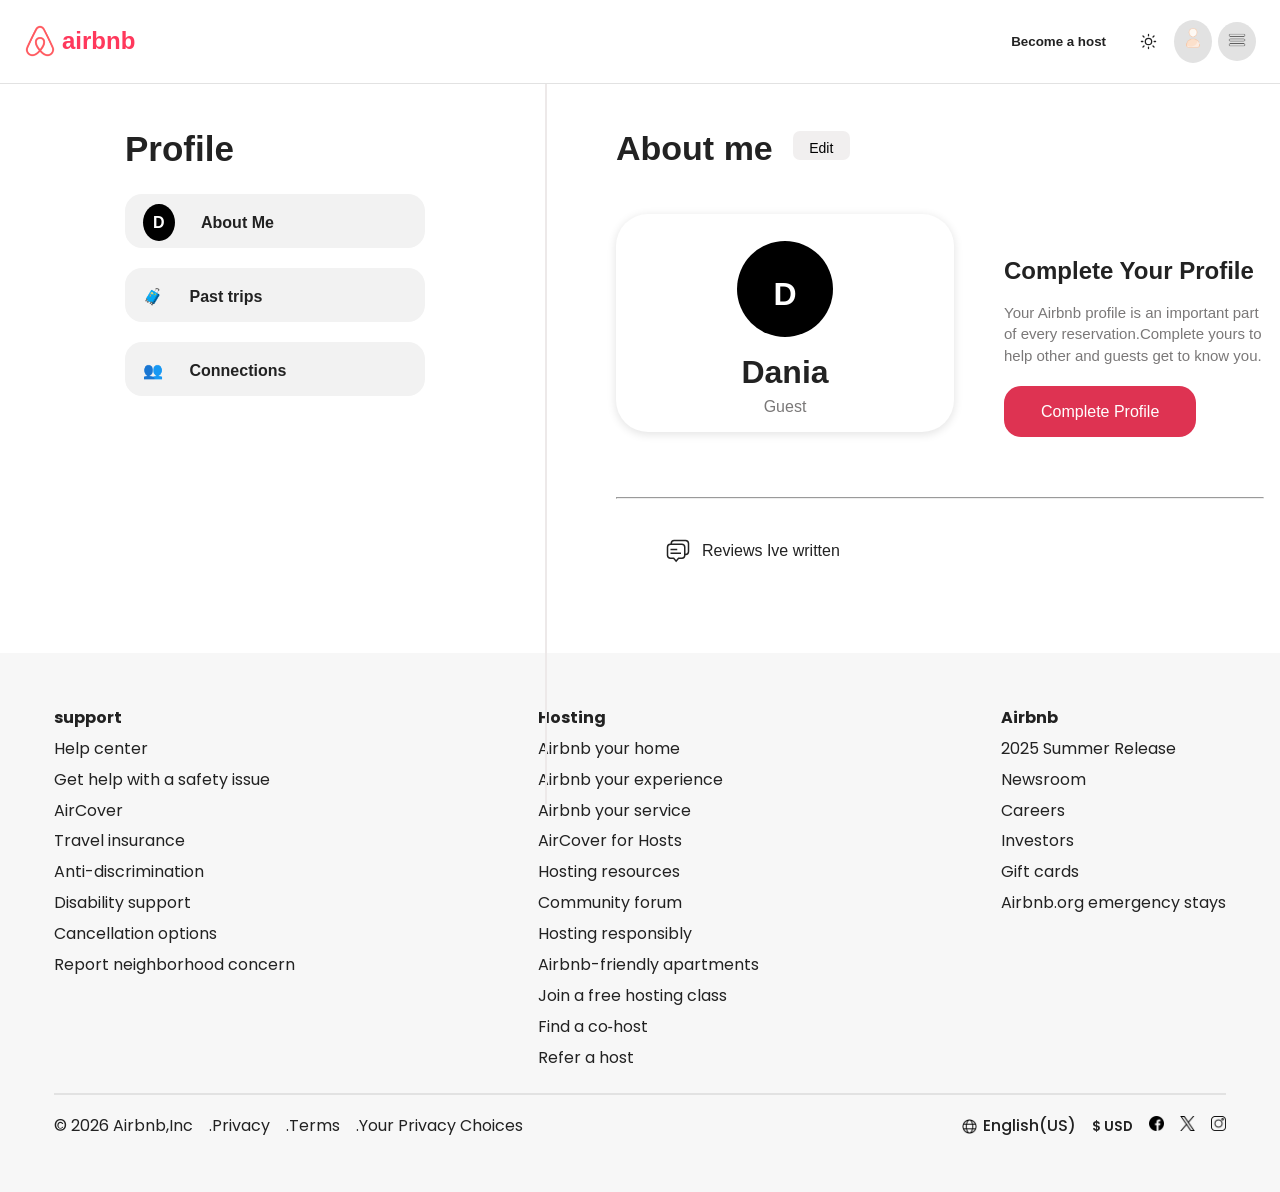
<file: profile.html>
<!doctype html>
<html lang="en">
  <head>
    <meta charset="UTF-8" />
    <meta name="viewport" content="width=device-width, initial-scale=1.0" />
    <title>profile Page</title>
    <link
      rel="stylesheet"
      href="https://cdnjs.cloudflare.com/ajax/libs/font-awesome/6.4.0/css/all.min.css"
    />
    <link rel="stylesheet" href="styles/base.css" />
    <link rel="stylesheet" href="styles/Pages/profile.css" />
    <link rel="stylesheet" href="./styles/nav.css" />
  </head>

  <body>
    <nav>
      <div class="right">
        <div class="logo">
          <a href="./index.html">
            <img src="./assets/airbnb.png" alt="Airbnb Logo" />
            <span>airbnb</span>
          </a>
        </div>
      </div>
      <div class="left">
        <button class="host-btn">Become a host</button>
        <button
          class="theme-toggle"
          id="themeToggle"
          aria-label="Toggle dark mode"
        >
          <svg
            class="icon-sun"
            viewBox="0 0 24 24"
            fill="none"
            xmlns="http://www.w3.org/2000/svg"
            width="17"
            height="17"
          >
            <circle
              cx="12"
              cy="12"
              r="4.5"
              stroke="currentColor"
              stroke-width="1.8"
            />
            <path
              d="M12 2v2M12 20v2M4.22 4.22l1.42 1.42M18.36 18.36l1.42 1.42M2 12h2M20 12h2M4.22 19.78l1.42-1.42M18.36 5.64l1.42-1.42"
              stroke="currentColor"
              stroke-width="1.8"
              stroke-linecap="round"
            />
          </svg>
          <svg
            class="icon-moon"
            viewBox="0 0 24 24"
            fill="none"
            xmlns="http://www.w3.org/2000/svg"
            width="17"
            height="17"
          >
            <path
              d="M21 12.79A9 9 0 1111.21 3 7 7 0 0021 12.79z"
              stroke="currentColor"
              stroke-width="1.8"
              stroke-linecap="round"
              stroke-linejoin="round"
            />
          </svg>
        </button>
        <a class="btn user" href="./profile.html">
          <img src="./assets/user.png" alt="User Icon" class="icon" />
        </a>
        <div class="profile-menu" id="profileMenu">
          <button class="btn" id="profileBtn">
            <img
              src="./assets/menu.png"
              alt="User Menu Icon"
              class="icon menu"
            />
          </button>
          <div
            class="dropdown-menu"
            id="dropdownMenu"
            role="menu"
            aria-hidden="true"
          >
            <div class="dropdown-group">
              <a href="#" class="dropdown-item" role="menuitem">Wishlist</a>
              <a href="#" class="dropdown-item" role="menuitem">Trips</a>
              <a href="#" class="dropdown-item" role="menuitem">Messages</a>
              <a href="./profile.html" class="dropdown-item" role="menuitem"
                >Profile</a
              >
            </div>
            <div class="dropdown-divider"></div>
            <div class="dropdown-group">
              <a href="./settings.html" class="dropdown-item" role="menuitem"
                >Account Settings</a
              >
              <a href="#" class="dropdown-item" role="menuitem"
                >Languages & Currency</a
              >
              <a href="#" class="dropdown-item" role="menuitem">Help Center</a>
              <div class="dropdown-divider"></div>
              <a href="#" class="dropdown-item" role="menuitem">Logout</a>
            </div>
          </div>
        </div>
      </div>
    </nav>

    <main>
      <div class="container">
        <div class="side">
          <h2>Profile</h2>
          <div>
            <span class="Name">D</span>
            <span>About Me</span>
          </div>
          <div>
            <span>🧳</span>
            <span> Past trips</span>
          </div>
          <div>
            <span>👥</span>
            <span> Connections</span>
          </div>
        </div>

        <div class="content">
          <div class="top">
            <h2>About me</h2>
            <a href="profile2.html">Edit</a>
          </div>
          <div class="bottom">
            <div class="l-div">
              <div class="char">D</div>
              <h3>Dania</h3>
              <p>Guest</p>
            </div>
            <div class="r-div">
              <h2>Complete Your Profile</h2>
              <p>
                Your Airbnb profile is an important part of every
                reservation.Complete yours to help other and guests get to know
                you.
              </p>
              <a href="profile2.html">Complete Profile</a>
            </div>
          </div>
          <hr />
          <div class="review">
            <svg
              xmlns="http://www.w3.org/2000/svg"
              viewBox="0 0 32 32"
              aria-hidden="true"
              role="presentation"
              focusable="false"
              style="
                display: block;
                height: 24px;
                width: 24px;
                fill: currentcolor;
              "
            >
              <path
                d="M26 1a5 5 0 0 1 5 4.78v10.9a5 5 0 0 1-4.78 5H26a5 5 0 0 1-4.78 5h-4l-3.72 4.36-3.72-4.36H6a5 5 0 0 1-4.98-4.56L1 21.9 1 21.68V11a5 5 0 0 1 4.78-5H6a5 5 0 0 1 4.78-5H26zm-5 7H6a3 3 0 0 0-3 2.82v10.86a3 3 0 0 0 2.82 3h4.88l2.8 3.28 2.8-3.28H21a3 3 0 0 0 3-2.82V11a3 3 0 0 0-3-3zm-1 10v2H6v-2h14zm6-15H11a3 3 0 0 0-3 2.82V6h13a5 5 0 0 1 5 4.78v8.9a3 3 0 0 0 3-2.82V6a3 3 0 0 0-2.82-3H26zM15 13v2H6v-2h9z"
              ></path>
            </svg>
            <span>Reviews Ive written</span>
          </div>
        </div>
      </div>
    </main>
    <footer>
      <div class="pages-link">
        <div class="links">
          <h6>support</h6>
          <p>Help center</p>
          <p>Get help with a safety issue</p>
          <p>AirCover</p>
          <p>Travel insurance</p>
          <p>Anti-discrimination</p>
          <p>Disability support</p>
          <p>Cancellation options</p>
          <p>Report neighborhood concern</p>
        </div>
        <div class="links">
          <h6>Hosting</h6>
          <p>Airbnb your home</p>
          <p>Airbnb your experience</p>
          <p>Airbnb your service</p>
          <p>AirCover for Hosts</p>
          <p>Hosting resources</p>
          <p>Community forum</p>
          <p>Hosting responsibly</p>
          <p>Airbnb-friendly apartments</p>
          <p>Join a free hosting class</p>
          <p>Find a co‑host</p>
          <p>Refer a host</p>
        </div>
        <div class="links">
          <h6>Airbnb</h6>
          <p>2025 Summer Release</p>
          <p>Newsroom</p>
          <p>Careers</p>
          <p>Investors</p>
          <p>Gift cards</p>
          <p>Airbnb.org emergency stays</p>
        </div>
      </div>
      <div class="bottom">
        <div class="right-footer">
          <span> © 2026 Airbnb,Inc </span>
          <a href=""> .Privacy </a>
          <a href=""> .Terms </a>
          <a href=""> .Your Privacy Choices</a>
        </div>
        <div class="left-footer">
          <a href="" class="global"
            ><img
              src="./assets/web.png"
              class="footer-icon"
              alt="global"
            />English(US)</a
          >
          <button onclick="USDToIls(this)">$ USD</button>
          <a href=""
            ><img
              src="./assets/facebook.png"
              alt="facebook"
              class="footer-icon"
          /></a>
          <a href=""
            ><img src="./assets/twitter.png" alt="twitter" class="footer-icon"
          /></a>
          <a href=""
            ><img
              src="./assets/instagram.png"
              alt="instagram"
              class="footer-icon"
          /></a>
        </div>
      </div>
    </footer>
    <script src="scripts/profile.js"></script>
    <script src="./scripts/main.js"></script>
  </body>
</html>
</file>
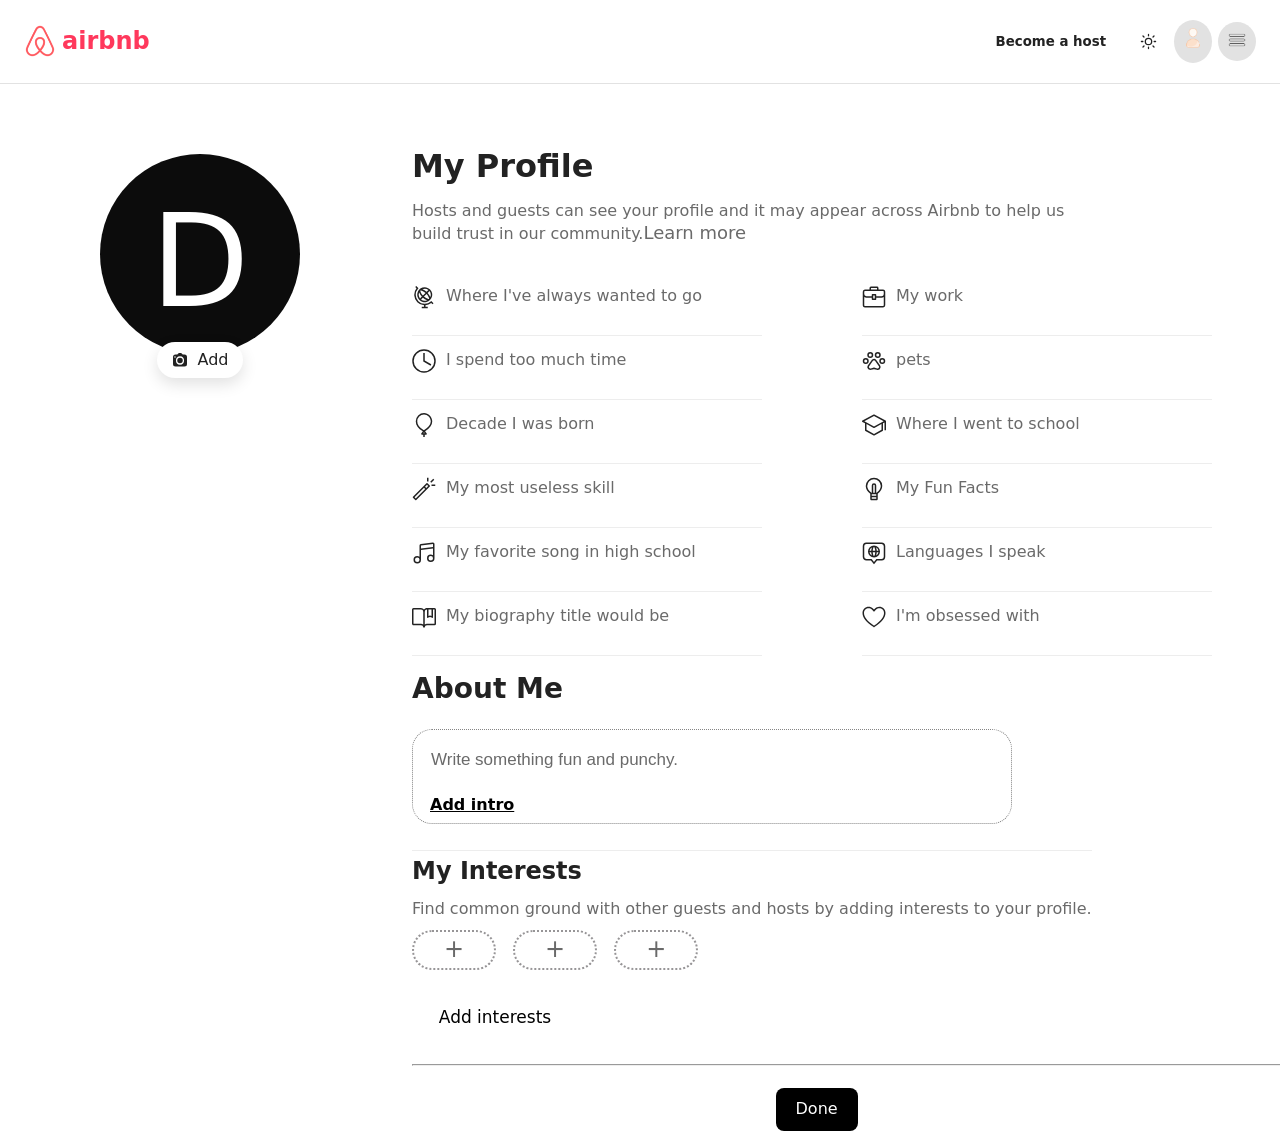
<file: profile2.html>
<!doctype html>
<html lang="en">
  <head>
    <meta charset="UTF-8" />
    <meta name="viewport" content="width=device-width, initial-scale=1.0" />
    <title>profile Page</title>
    <link
      rel="stylesheet"
      href="https://cdnjs.cloudflare.com/ajax/libs/font-awesome/6.4.0/css/all.min.css"
    />
    <link rel="stylesheet" href="styles/Pages/profile.css" />
    <link rel="stylesheet" href="styles/Pages/profile2.css" />
    <link rel="stylesheet" href="./styles/nav.css" />
    <link rel="stylesheet" href="styles/base.css" />
  </head>

  <body>
    <nav>
      <div class="right">
        <div class="logo">
          <a href="./index.html">
            <img src="./assets/airbnb.png" alt="Airbnb Logo" />
            <span>airbnb</span>
          </a>
        </div>
      </div>
      <div class="left">
        <button class="host-btn">Become a host</button>
        <button
          class="theme-toggle"
          id="themeToggle"
          aria-label="Toggle dark mode"
        >
          <svg
            class="icon-sun"
            viewBox="0 0 24 24"
            fill="none"
            xmlns="http://www.w3.org/2000/svg"
            width="17"
            height="17"
          >
            <circle
              cx="12"
              cy="12"
              r="4.5"
              stroke="currentColor"
              stroke-width="1.8"
            />
            <path
              d="M12 2v2M12 20v2M4.22 4.22l1.42 1.42M18.36 18.36l1.42 1.42M2 12h2M20 12h2M4.22 19.78l1.42-1.42M18.36 5.64l1.42-1.42"
              stroke="currentColor"
              stroke-width="1.8"
              stroke-linecap="round"
            />
          </svg>
          <svg
            class="icon-moon"
            viewBox="0 0 24 24"
            fill="none"
            xmlns="http://www.w3.org/2000/svg"
            width="17"
            height="17"
          >
            <path
              d="M21 12.79A9 9 0 1111.21 3 7 7 0 0021 12.79z"
              stroke="currentColor"
              stroke-width="1.8"
              stroke-linecap="round"
              stroke-linejoin="round"
            />
          </svg>
        </button>
        <a class="btn user" href="./profile.html">
          <img src="./assets/user.png" alt="User Icon" class="icon" />
        </a>
        <div class="profile-menu" id="profileMenu">
          <button class="btn" id="profileBtn">
            <img
              src="./assets/menu.png"
              alt="User Menu Icon"
              class="icon menu"
            />
          </button>
          <div
            class="dropdown-menu"
            id="dropdownMenu"
            role="menu"
            aria-hidden="true"
          >
            <div class="dropdown-group">
              <a href="#" class="dropdown-item" role="menuitem">Wishlist</a>
              <a href="#" class="dropdown-item" role="menuitem">Trips</a>
              <a href="#" class="dropdown-item" role="menuitem">Messages</a>
              <a href="./profile.html" class="dropdown-item" role="menuitem"
                >Profile</a
              >
            </div>
            <div class="dropdown-divider"></div>
            <div class="dropdown-group">
              <a href="./settings.html" class="dropdown-item" role="menuitem"
                >Account Settings</a
              >
              <a href="#" class="dropdown-item" role="menuitem"
                >Languages & Currency</a
              >
              <a href="#" class="dropdown-item" role="menuitem">Help Center</a>
              <div class="dropdown-divider"></div>
              <a href="#" class="dropdown-item" role="menuitem">Logout</a>
            </div>
          </div>
        </div>
      </div>
    </nav>

    <main>
      <div class="profile-container">
        <div class="profile-img">
          <div class="img-log">
            <span>D</span>
          </div>
          <div class="edit-img">
            <svg
              xmlns="http://www.w3.org/2000/svg"
              viewBox="0 0 32 32"
              aria-hidden="true"
              role="presentation"
              focusable="false"
              style="
                display: block;
                height: 16px;
                width: 16px;
                fill: currentcolor;
              "
            >
              <path
                d="M17.59 2a2.01 2.01 0 0 1 1.41.59L21.41 5H25a5 5 0 0 1 5 5v14a5 5 0 0 1-5 5H7a5 5 0 0 1-5-5V10a5 5 0 0 1 5-5h3.62L13 2.6a2.01 2.01 0 0 1 1.42-.6zM16 8.5a8.51 8.51 0 0 0 0 17 8.51 8.51 0 0 0 0-17zm0 3a5.5 5.5 0 1 1 0 11 5.5 5.5 0 0 1 0-11zm-10-3a1.5 1.5 0 1 0 0 3 1.5 1.5 0 0 0 0-3z"
              ></path>
            </svg>
            <span>Add</span>
          </div>
        </div>
        <div class="profile-content">
          <h1>My Profile</h1>
          <p>
            Hosts and guests can see your profile and it may appear across
            Airbnb to help us build trust in our community.<a href="#"
              >Learn more</a
            >
          </p>
          <div class="div-bottom">
            <div class="l-div-col">
              <div class="l-div-row">
                <svg
                  xmlns="http://www.w3.org/2000/svg"
                  viewBox="0 0 32 32"
                  aria-hidden="true"
                  role="presentation"
                  focusable="false"
                  style="
                    display: block;
                    height: 24px;
                    width: 24px;
                    fill: currentcolor;
                  "
                >
                  <path
                    d="m5.7 1.3 3 3-.66.72a12 12 0 0 0 16.95 16.94l.72-.67 3 3-1.42 1.42-1.67-1.68A13.94 13.94 0 0 1 18 26.96V29h3v2h-8v-2h3v-2.04a13.95 13.95 0 0 1-8.92-4.08 14 14 0 0 1-1.11-18.5L4.29 2.71zm18.18 4.44.21.21.21.22a10 10 0 1 1-.64-.63zm-9.34 11.13-2.45 2.45a8 8 0 0 0 8.04 1.05 16.7 16.7 0 0 1-5.59-3.5zm4.91-4.91-3.5 3.5c2.85 2.54 6.08 3.82 6.7 3.2.63-.61-.66-3.85-3.2-6.7zm-9.81-2.1-.08.19a8 8 0 0 0 1.12 7.86l2.45-2.45a16.68 16.68 0 0 1-3.5-5.6zM23.32 8.1l-2.45 2.44a16.73 16.73 0 0 1 3.5 5.6 8 8 0 0 0-1.05-8.05zm-11.98-.76c-.62.62.66 3.86 3.2 6.7l3.5-3.5c-2.85-2.54-6.07-3.82-6.7-3.2zm2.54-1.7c1.75.59 3.75 1.83 5.58 3.49l2.44-2.45a8.03 8.03 0 0 0-8.02-1.04z"
                  ></path>
                </svg>
                <span>Where I've always wanted to go</span>
              </div>

              <div class="l-div-row">
                <svg
                  xmlns="http://www.w3.org/2000/svg"
                  viewBox="0 0 32 32"
                  aria-hidden="true"
                  role="presentation"
                  focusable="false"
                  style="
                    display: block;
                    height: 24px;
                    width: 24px;
                    fill: currentcolor;
                  "
                >
                  <path
                    d="M16 .33a15.67 15.67 0 1 1 0 31.34A15.67 15.67 0 0 1 16 .33zm0 2a13.67 13.67 0 1 0 0 27.34 13.67 13.67 0 0 0 0-27.34zm1 3v10.1l8.74 5.04-1 1.73L15 16.58V5.33z"
                  ></path>
                </svg>
                <span>I spend too much time</span>
              </div>

              <div class="l-div-row">
                <svg
                  xmlns="http://www.w3.org/2000/svg"
                  viewBox="0 0 32 32"
                  aria-hidden="true"
                  role="presentation"
                  focusable="false"
                  style="
                    display: block;
                    height: 24px;
                    width: 24px;
                    fill: currentcolor;
                  "
                >
                  <path
                    d="M16 0c5.9 0 11 5.28 11 11 0 4.85-3.23 9.27-9.55 13.28l2.2 2.92a1.13 1.13 0 0 1-.9 1.8H17v3h-2v-3h-1.75a1.13 1.13 0 0 1-.9-1.8l2.14-2.86C8.2 20.92 5 16.46 5 11A11 11 0 0 1 16 0zm0 25.67L15 27h2zM16 2a9 9 0 0 0-9 9c0 4.6 2.72 8.43 8.3 11.5l.38.21.28.14.3-.19c5.62-3.53 8.48-7.24 8.72-11.12l.02-.27V11c0-4.64-4.21-9-9-9z"
                  ></path>
                </svg>
                <span>Decade I was born</span>
              </div>

              <div class="l-div-row">
                <svg
                  xmlns="http://www.w3.org/2000/svg"
                  viewBox="0 0 32 32"
                  aria-hidden="true"
                  role="presentation"
                  focusable="false"
                  style="
                    display: block;
                    height: 24px;
                    width: 24px;
                    fill: currentcolor;
                  "
                >
                  <path
                    d="m20.61 8.21.1.08 3 3a1 1 0 0 1 .08 1.32l-.08.1-18 18a1 1 0 0 1-1.32.08l-.1-.08-3-3a1 1 0 0 1-.08-1.32l.08-.1 18-18a1 1 0 0 1 1.32-.08zM16 14.41 3.41 27 5 28.58 17.59 16zm4-4-2.58 2.6L19 14.58 21.58 12zm6-.41h5v2h-5zm2.3-7.7 1.4 1.4-4 4-1.4-1.4zM22 1v5h-2V1z"
                  ></path>
                </svg>
                <span>My most useless skill</span>
              </div>

              <div class="l-div-row">
                <svg
                  xmlns="http://www.w3.org/2000/svg"
                  viewBox="0 0 32 32"
                  aria-hidden="true"
                  role="presentation"
                  focusable="false"
                  style="
                    display: block;
                    height: 24px;
                    width: 24px;
                    fill: currentcolor;
                  "
                >
                  <path
                    d="m28 2.12-.22.01-16 1.78A2 2 0 0 0 10 5.89v15.14A4.95 4.95 0 0 0 7 20a5 5 0 1 0 5 5V11.9l16-1.78v8.9A4.95 4.95 0 0 0 25 18a5 5 0 1 0 5 5V4.12a2 2 0 0 0-2-2zM7 28a3 3 0 1 1 0-6 3 3 0 0 1 0 6zm5-18.12V5.9l16-1.77V8.1L12 9.88zM25 26a3 3 0 1 1 0-6 3 3 0 0 1 0 6z"
                  ></path>
                </svg>
                <span>My favorite song in high school</span>
              </div>

              <div class="l-div-row">
                <svg
                  xmlns="http://www.w3.org/2000/svg"
                  viewBox="0 0 32 32"
                  aria-hidden="true"
                  role="presentation"
                  focusable="false"
                  style="
                    display: block;
                    height: 24px;
                    width: 24px;
                    fill: currentcolor;
                  "
                >
                  <path
                    d="M30 4H20c-1.64 0-3.09.8-4 2.03A4.99 4.99 0 0 0 12 4H2a2 2 0 0 0-2 2v19c0 1.1.9 2 2 2h10a3 3 0 0 1 3 3h2a3 3 0 0 1 3-3h10a2 2 0 0 0 2-2V6a2 2 0 0 0-2-2zm-4 2v8.61l-2-.66-2 .66V6h4zM15 26a4.98 4.98 0 0 0-3-1H2V6h10a3 3 0 0 1 3 3v17zm15-1H20a4.97 4.97 0 0 0-3 1V9a3 3 0 0 1 3-3v11.39l4-1.34 4 1.34V6h2v19z"
                  ></path>
                </svg>
                <span>My biography title would be</span>
              </div>
            </div>

            <div class="r-div-col">
              <div class="l-div-row">
                <svg
                  xmlns="http://www.w3.org/2000/svg"
                  viewBox="0 0 32 32"
                  aria-hidden="true"
                  role="presentation"
                  focusable="false"
                  style="
                    display: block;
                    height: 24px;
                    width: 24px;
                    fill: currentcolor;
                  "
                >
                  <path
                    d="M20 2a2 2 0 0 1 2 1.85V6h6a3 3 0 0 1 3 2.82V27a3 3 0 0 1-2.82 3H4a3 3 0 0 1-3-2.82V9a3 3 0 0 1 2.82-3H10V4a2 2 0 0 1 1.85-2H12zm8 6H4a1 1 0 0 0-1 .88V12a3 3 0 0 0 2.82 3H13v2H6a4.98 4.98 0 0 1-3-1v11a1 1 0 0 0 .88 1H28a1 1 0 0 0 1-.88V16c-.78.59-1.74.95-2.78 1h-7.17v-2H26a3 3 0 0 0 3-2.82V9a1 1 0 0 0-.88-1zm-10 4a1 1 0 0 1 1 .88V19a1 1 0 0 1-.88 1H14a1 1 0 0 1-1-.88V13a1 1 0 0 1 .88-1H14zm-1 2h-2v4h2zm3-10h-8v2h8z"
                  ></path>
                </svg>
                <span>My work</span>
              </div>

              <div class="l-div-row">
                <svg
                  xmlns="http://www.w3.org/2000/svg"
                  viewBox="0 0 32 32"
                  aria-hidden="true"
                  role="presentation"
                  focusable="false"
                  style="
                    display: block;
                    height: 24px;
                    width: 24px;
                    fill: currentcolor;
                  "
                >
                  <path
                    d="M13.7 13.93a4 4 0 0 1 5.28.6l.29.37 4.77 6.75a4 4 0 0 1 .6 3.34 4 4 0 0 1-4.5 2.91l-.4-.08-3.48-.93a1 1 0 0 0-.52 0l-3.47.93a4 4 0 0 1-2.94-.35l-.4-.25a4 4 0 0 1-1.2-5.2l.23-.37 4.77-6.75a4 4 0 0 1 .96-.97zm3.75 1.9a2 2 0 0 0-2.98.08l-.1.14-4.84 6.86a2 2 0 0 0 2.05 3.02l.17-.04 4-1.07a1 1 0 0 1 .5 0l3.97 1.06.15.04a2 2 0 0 0 2.13-2.97l-4.95-7.01zM27 12a4 4 0 1 1 0 8 4 4 0 0 1 0-8zM5 12a4 4 0 1 1 0 8 4 4 0 0 1 0-8zm22 2a2 2 0 1 0 0 4 2 2 0 0 0 0-4zM5 14a2 2 0 1 0 0 4 2 2 0 0 0 0-4zm6-10a4 4 0 1 1 0 8 4 4 0 0 1 0-8zm10 0a4 4 0 1 1 0 8 4 4 0 0 1 0-8zM11 6a2 2 0 1 0 0 4 2 2 0 0 0 0-4zm10 0a2 2 0 1 0 0 4 2 2 0 0 0 0-4z"
                  ></path>
                </svg>
                <span>pets </span>
              </div>

              <div class="l-div-row">
                <svg
                  xmlns="http://www.w3.org/2000/svg"
                  viewBox="0 0 32 32"
                  aria-hidden="true"
                  role="presentation"
                  focusable="false"
                  style="
                    display: block;
                    height: 24px;
                    width: 24px;
                    fill: currentcolor;
                  "
                >
                  <path
                    d="m31.47 10.12-15-8a1 1 0 0 0-.94 0l-15 8a1 1 0 0 0 0 1.76L4 13.73V23a1 1 0 0 0 .52.88l11 6a1 1 0 0 0 .96 0l11-6A1 1 0 0 0 28 23v-9.27l2-1.06V23h2V11a1 1 0 0 0-.53-.88zM26 22.4l-10 5.45-10-5.45V14.8l9.53 5.08a1 1 0 0 0 .94 0L26 14.8v7.6zm-10-4.54L3.12 11 16 4.13 28.88 11 16 17.87z"
                  ></path>
                </svg>
                <span>Where I went to school</span>
              </div>

              <div class="l-div-row">
                <svg
                  xmlns="http://www.w3.org/2000/svg"
                  viewBox="0 0 32 32"
                  aria-hidden="true"
                  role="presentation"
                  focusable="false"
                  style="
                    display: block;
                    height: 24px;
                    width: 24px;
                    fill: currentcolor;
                  "
                >
                  <path
                    d="M16 1a11 11 0 0 1 11 10.7v.3c0 3.7-2.03 7.14-6 10.3v7.03c0 .92-.75 1.67-1.67 1.67h-6.66c-.92 0-1.67-.75-1.67-1.67V22.3c-3.85-3.07-5.87-6.39-6-9.98V12A11 11 0 0 1 16 1zm3 26h-6v2h6v-2zm0-4h-6v2h6v-2zM16 3a9 9 0 0 0-9 8.98v.29c.1 2.9 1.8 5.7 5.17 8.4l.42.33h.4l.01-9.67a3 3 0 0 1 6 0V21h.41l.43-.34c3.36-2.7 5.05-5.48 5.15-8.36l.01-.28v-.27A9 9 0 0 0 16 3zm0 7.33-.12.01a1 1 0 0 0-.88 1V21h2v-9.67a1 1 0 0 0-1-1z"
                  ></path>
                </svg>
                <span>My Fun Facts</span>
              </div>

              <div class="l-div-row">
                <svg
                  xmlns="http://www.w3.org/2000/svg"
                  viewBox="0 0 32 32"
                  aria-hidden="true"
                  role="presentation"
                  focusable="false"
                  style="
                    display: block;
                    height: 24px;
                    width: 24px;
                    fill: currentcolor;
                  "
                >
                  <path
                    d="M26 2a5 5 0 0 1 5 4.78V21a5 5 0 0 1-4.78 5h-6.06L16 31.08 11.84 26H6a5 5 0 0 1-4.98-4.56L1 21.22 1 21V7a5 5 0 0 1 4.78-5H26zm0 2H6a3 3 0 0 0-3 2.82V21a3 3 0 0 0 2.82 3H12.8l3.2 3.92L19.2 24H26a3 3 0 0 0 3-2.82V7a3 3 0 0 0-2.82-3H26zM16 6a8.02 8.02 0 0 1 8 8.03A8 8 0 0 1 16.23 22h-.25A8 8 0 0 1 8 14.24v-.25A8 8 0 0 1 16 6zm1.68 9h-3.37c.11 1.45.43 2.76.79 3.68l.09.22.13.3c.23.45.45.74.62.8H16c.33 0 .85-.94 1.23-2.34l.11-.44c.16-.67.29-1.42.34-2.22zm4.24 0h-2.23c-.1 1.6-.42 3.12-.92 4.32a6 6 0 0 0 3.1-4.07l.05-.25zm-9.61 0h-2.23a6 6 0 0 0 3.14 4.32c-.5-1.2-.82-2.71-.91-4.32zm.92-6.32-.13.07A6 6 0 0 0 10.08 13h2.23c.1-1.61.42-3.12.91-4.32zM16 8h-.05c-.27.08-.64.7-.97 1.65l-.13.4a13.99 13.99 0 0 0-.54 2.95h3.37c-.19-2.66-1.1-4.85-1.63-5H16zm2.78.69.02.05c.48 1.19.8 2.68.9 4.26h2.21A6.02 6.02 0 0 0 19 8.8l-.22-.12z"
                  ></path>
                </svg>
                <span>Languages I speak </span>
              </div>

              <div class="l-div-row">
                <svg
                  viewBox="0 0 32 32"
                  xmlns="http://www.w3.org/2000/svg"
                  aria-hidden="true"
                  role="presentation"
                  focusable="false"
                  style="
                    display: block;
                    height: 24px;
                    width: 24px;
                    fill: currentcolor;
                  "
                >
                  <path
                    d="m23.1665 2.3335c2.1523884 0 4.2251183.84743015 5.7778518 2.41147968 1.5503362 1.56288737 2.3888482 3.64776489 2.3888482 5.81302032 0 6.6582527-5.0251628 12.2930702-14.7701959 18.9351178l-.5632069.3838722-.563205-.3838747c-9.74497766-6.6420748-14.7700922-12.2768721-14.7700922-18.9351153 0-2.16474547.83920883-4.24984284 2.38989875-5.81303091 1.55112456-1.56363541 3.6248415-2.41146909 5.77677125-2.41146909 2.1523702 0 4.2251935.8474646 5.7779446 2.41164385l1.3883854 1.40035615 1.3902537-1.40052583c1.4772348-1.48917097 3.4285261-2.32910397 5.4699109-2.40572078zm0 2c-1.6233594 0-3.1846816.63834245-4.3568699 1.82000216l-2.0999 2.11677-.7101161.71582097-.7099286-.71600698-2.0983799-2.11634664c-1.1735376-1.18217456-2.7341879-1.82023951-4.3581355-1.82023951-1.62338561 0-3.18468596.63833351-4.35689083 1.819993-1.17493199 1.18440163-1.80977917 2.76174226-1.80977917 4.404507 0 5.5590218 4.36537958 10.6424819 12.9746045 16.6469711l.3583955.2485289.3590045-.2485289c8.4582346-5.8991254 12.8202166-10.909293 12.9706653-16.3548223l.0040302-.2921488c0-1.64345401-.6342874-3.22054717-1.8084694-4.40423513-1.1736715-1.182225-2.7342536-1.82026487-4.3582306-1.82026487z"
                  ></path>
                </svg>
                <span>I'm obsessed with</span>
              </div>
            </div>
          </div>

          <div class="About">
            <h2>About Me</h2>
            <div class="intro">
              <input
                name="text"
                type="text"
                placeholder="Write something fun and punchy."
              /><button>Add intro</button>
            </div>
          </div>

          <div class="myIntersed">
            <h2>My Interests</h2>
            <div class="addtion">
              <p>
                Find common ground with other guests and hosts by adding
                interests to your profile.
              </p>
              <span class="add">+</span>
              <span class="add">+</span>
              <span class="add">+</span><br />
              <button>Add interests</button>
            </div>
          </div>
          <hr />

          <a href="profile.html" class="save-btn">Done</a>
        </div>
      </div>
    </main>
    <script src="scripts/profile.js"></script>
    <script src="./scripts/main.js"></script>
  </body>
</html>
</file>
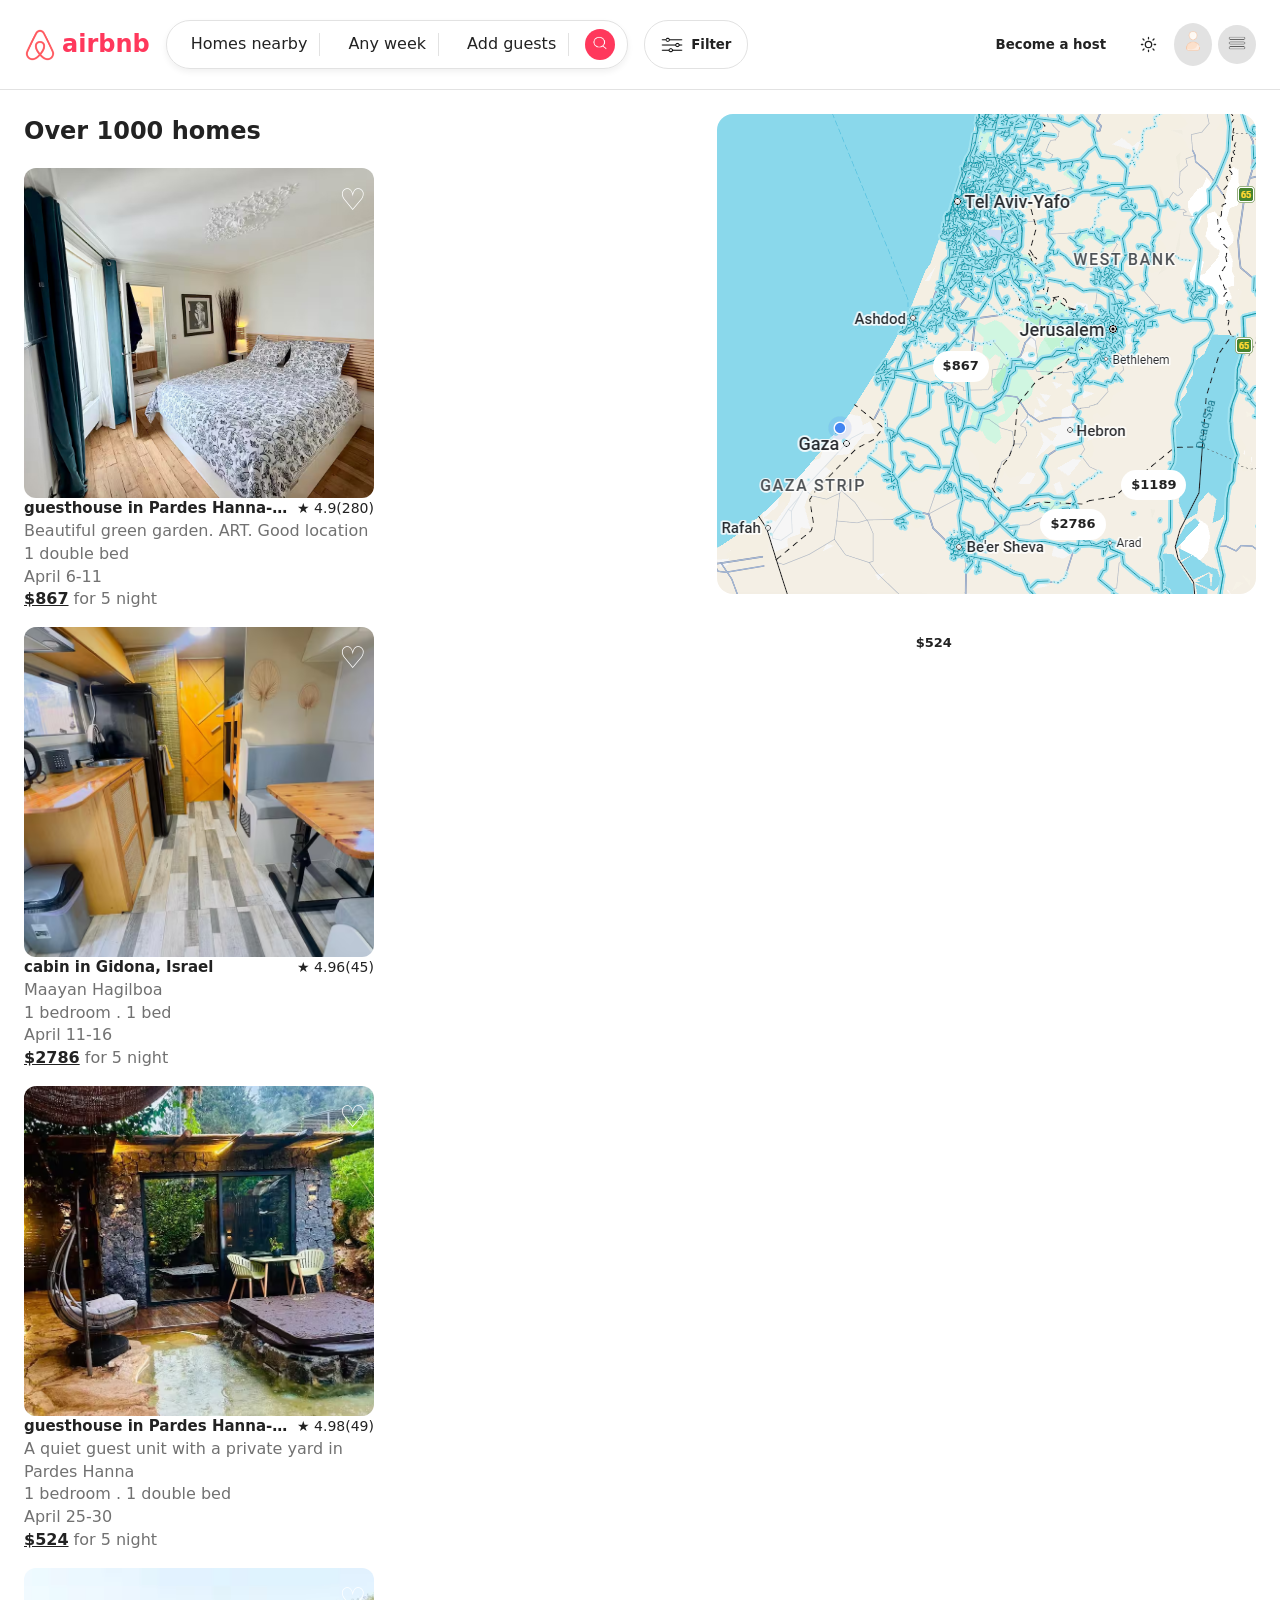
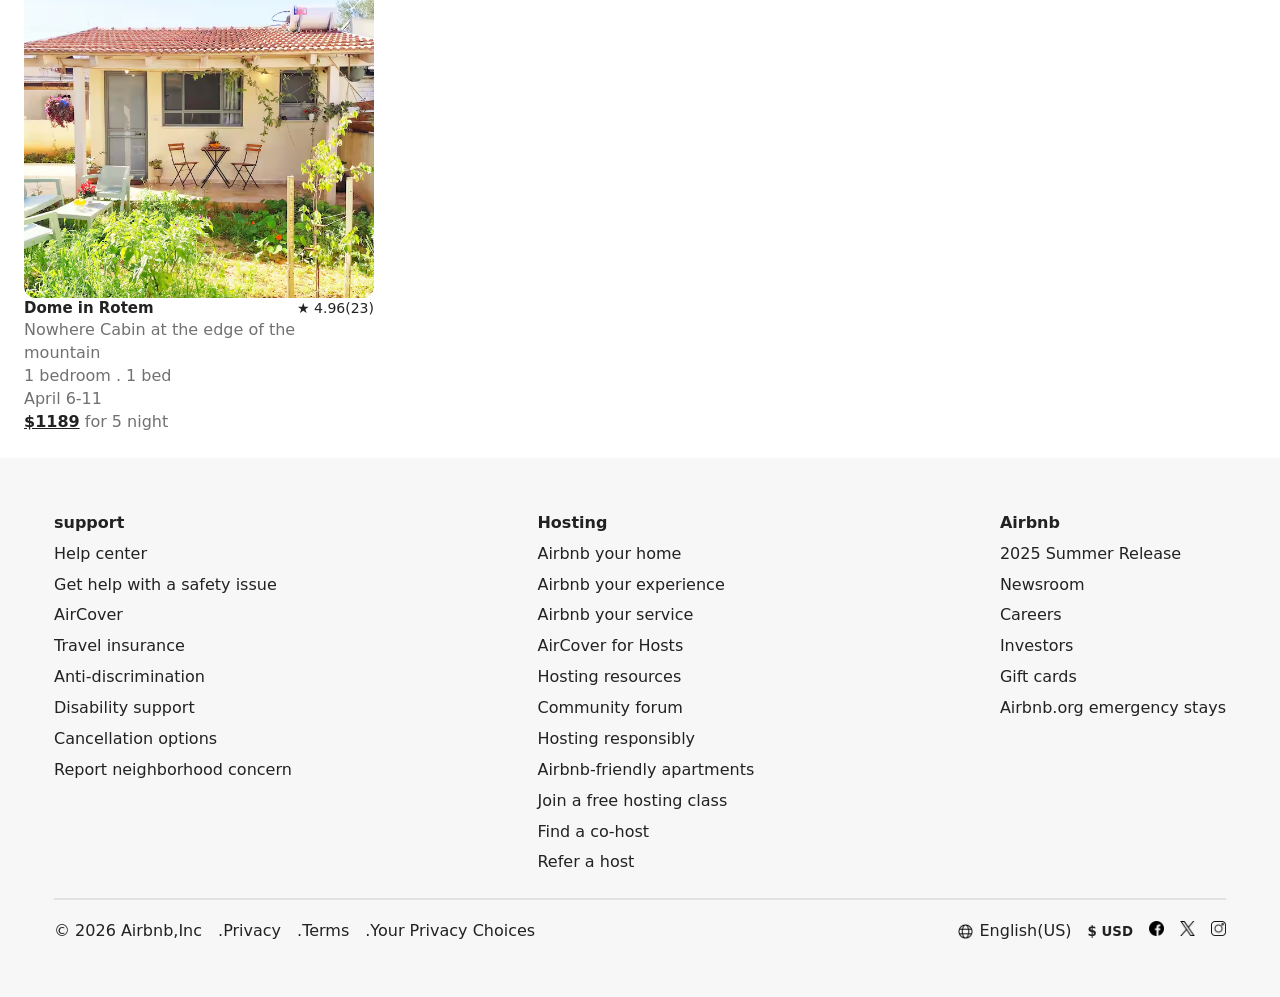
<file: search.html>
<!doctype html>
<html lang="en">
  <head>
    <meta charset="UTF-8" />
    <meta name="viewport" content="width=device-width, initial-scale=1.0" />
    <title>search</title>
    <link rel="stylesheet" href="./styles/Pages/search.css" />
    <link rel="stylesheet" href="./styles/base.css" />
    <link rel="stylesheet" href="./styles/nav.css" />
  </head>
  <body>
    <nav>
      <div class="right">
        <div class="logo">
          <a href="./index.html">
            <img src="./assets/airbnb.png" alt="Airbnb Logo" />
            <span>airbnb</span>
          </a>
        </div>
        <ul class="nav-links">
          <li class="link-main link"><a href="">Homes nearby</a></li>
          <li class="link-sub link"><a href="">Any week</a></li>
          <li class="link-sub link"><a href="">Add guests</a></li>
          <input
            type="text"
            class="search-input"
            placeholder="Search homes..."
            oninput="search(this)"
            onblur="resetSearch()"
          />

          <button class="search-btn" onclick="searchToggle()">
            <img src="./assets/search.png" alt="Search Icon" class="icon" />
          </button>
        </ul>
        <button class="filter">
          <img
            src="./assets/filterlight.png"
            alt="Filter Icon"
            class="icon"
          /><span>Filter</span>
        </button>
      </div>
      <div class="left">
        <button class="host-btn">Become a host</button>
        <button
          class="theme-toggle"
          id="themeToggle"
          aria-label="Toggle dark mode"
        >
          <svg
            class="icon-sun"
            viewBox="0 0 24 24"
            fill="none"
            xmlns="http://www.w3.org/2000/svg"
            width="17"
            height="17"
          >
            <circle
              cx="12"
              cy="12"
              r="4.5"
              stroke="currentColor"
              stroke-width="1.8"
            />
            <path
              d="M12 2v2M12 20v2M4.22 4.22l1.42 1.42M18.36 18.36l1.42 1.42M2 12h2M20 12h2M4.22 19.78l1.42-1.42M18.36 5.64l1.42-1.42"
              stroke="currentColor"
              stroke-width="1.8"
              stroke-linecap="round"
            />
          </svg>
          <svg
            class="icon-moon"
            viewBox="0 0 24 24"
            fill="none"
            xmlns="http://www.w3.org/2000/svg"
            width="17"
            height="17"
          >
            <path
              d="M21 12.79A9 9 0 1111.21 3 7 7 0 0021 12.79z"
              stroke="currentColor"
              stroke-width="1.8"
              stroke-linecap="round"
              stroke-linejoin="round"
            />
          </svg>
        </button>
        <a class="btn user" href="./profile.html">
          <img src="./assets/user.png" alt="User Icon" class="icon" />
        </a>
        <div class="profile-menu" id="profileMenu">
          <button class="btn" id="profileBtn">
            <img
              src="./assets/menu.png"
              alt="User Menu Icon"
              class="icon menu"
            />
          </button>
          <div
            class="dropdown-menu"
            id="dropdownMenu"
            role="menu"
            aria-hidden="true"
          >
            <div class="dropdown-group">
              <a href="#" class="dropdown-item" role="menuitem">Wishlist</a>
              <a href="#" class="dropdown-item" role="menuitem">Trips</a>
              <a href="#" class="dropdown-item" role="menuitem">Messages</a>
              <a href="./profile.html" class="dropdown-item" role="menuitem"
                >Profile</a
              >
            </div>
            <div class="dropdown-divider"></div>
            <div class="dropdown-group">
              <a href="./settings.html" class="dropdown-item" role="menuitem"
                >Account Settings</a
              >
              <a href="#" class="dropdown-item" role="menuitem"
                >Languages & Currency</a
              >
              <a href="#" class="dropdown-item" role="menuitem">Help Center</a>
              <div class="dropdown-divider"></div>
              <a href="#" class="dropdown-item" role="menuitem">Logout</a>
            </div>
          </div>
        </div> 
      </div>
    </nav>
    <section class="popular-destinations">
      <div class="right-section">
        <h2>Over 1000 homes</h2>
        <div class="container">
          <div class="card" id="card1">
            <div class="slider">
              <button class="slider-btn prev" onclick="changeSlide(this, -1)">
                &#8249;
              </button>
              <button class="favorite" onclick="addToFav(this)">&#9825;</button>
              <a href="./details.html">
                <div class="slides">
                  <img src="images/picture_one.jpg" alt="home" class="slide" />
                  <img src="images/list_img1.jpg" alt="home" class="slide" />
                  <img src="images/list_img2.jpg" alt="home" class="slide" />
                </div>
              </a>
              <button class="slider-btn next" onclick="changeSlide(this, 1)">
                &#8250;
              </button>
            </div>
            <div class="card-info">
              <div class="title">
                <h3>guesthouse in Pardes Hanna-Karkur, Israel</h3>
                <span>&#9733; 4.9(280)</span>
              </div>
              <p>Beautiful green garden. ART. Good location</p>
              <p>1 double bed</p>
              <p>April 6-11</p>
              <span
                ><strong class="value" data-usd="867">$867</strong> for 5
                night</span
              >
            </div>
          </div>

          <div class="card" id="card2">
            <div class="slider">
              <button class="slider-btn prev" onclick="changeSlide(this, -1)">
                &#8249;
              </button>
              <button class="favorite" onclick="addToFav(this)">&#9825;</button>
              <a href="./details.html">
                <div class="slides">
                  <img src="./assets/home2.avif" alt="home" class="slide" />
                  <img src="./assets/home21.avif" alt="home" class="slide" />
                  <img src="./assets/home22.avif" alt="home" class="slide" />
                </div>
              </a>
              <button class="slider-btn next" onclick="changeSlide(this, 1)">
                &#8250;
              </button>
            </div>
            <div class="card-info">
              <div class="title">
                <h3>cabin in Gidona, Israel</h3>
                <span>&#9733; 4.96(45)</span>
              </div>
              <p>Maayan Hagilboa</p>
              <p>1 bedroom . 1 bed</p>
              <p>April 11-16</p>
              <span
                ><strong class="value" data-usd="2786">$2786</strong> for 5
                night</span
              >
            </div>
          </div>

          <div class="card" id="card3">
            <div class="slider">
              <button class="slider-btn prev" onclick="changeSlide(this, -1)">
                &#8249;
              </button>
              <button class="favorite" onclick="addToFav(this)">&#9825;</button>
              <a href="./details.html">
                <div class="slides">
                  <img src="./assets/home3.avif" alt="home" class="slide" />
                  <img src="./assets/home31.avif" alt="home" class="slide" />
                  <img src="./assets/home32.avif" alt="home" class="slide" />
                </div>
              </a>
              <button class="slider-btn next" onclick="changeSlide(this, 1)">
                &#8250;
              </button>
            </div>
            <div class="card-info">
              <div class="title">
                <h3>guesthouse in Pardes Hanna-Karkur, Israel</h3>
                <span>&#9733; 4.98(49)</span>
              </div>
              <p>A quiet guest unit with a private yard in Pardes Hanna</p>
              <p>1 bedroom . 1 double bed</p>
              <p>April 25-30</p>
              <span
                ><strong class="value" data-usd="524">$524</strong> for 5
                night</span
              >
            </div>
          </div>

          <div class="card" id="card4">
            <div class="slider">
              <button class="slider-btn prev" onclick="changeSlide(this, -1)">
                &#8249;
              </button>
              <button class="favorite" onclick="addToFav(this)">&#9825;</button>
              <a href="./details.html">
                <div class="slides">
                  <img src="./assets/home4.avif" alt="home" class="slide" />
                  <img src="./assets/home41.avif" alt="home" class="slide" />
                  <img src="./assets/home42.avif" alt="home" class="slide" />
                </div>
              </a>
              <button class="slider-btn next" onclick="changeSlide(this, 1)">
                &#8250;
              </button>
            </div>
            <div class="card-info">
              <div class="title">
                <h3>Dome in Rotem</h3>
                <span>&#9733; 4.96(23)</span>
              </div>
              <p>Nowhere Cabin at the edge of the mountain</p>
              <p>1 bedroom . 1 bed</p>
              <p>April 6-11</p>
              <span
                ><strong class="value" data-usd="1189">$1189</strong> for 5
                night</span
              >
            </div>
          </div>
        </div>
      </div>
      <div class="map">
        <img src="./assets/map.png" alt="map" class="map-img" />
        <div
          class="pin value"
          data-card="card1"
          style="top: 30%; left: 40%"
          onmouseenter="highlight(this)"
          onmouseleave="removeHighlight(this)"
          data-usd="867"
        >
          $867
        </div>
        <div
          class="pin value"
          data-card="card2"
          style="top: 50%; left: 60%"
          onmouseenter="highlight(this)"
          onmouseleave="removeHighlight(this)"
          data-usd="2786"
        >
          $2786
        </div>
        <div
          class="pin value"
          data-card="card3"
          style="top: 65%; left: 35%"
          onmouseenter="highlight(this)"
          onmouseleave="removeHighlight(this)"
          data-usd="524"
        >
          $524
        </div>
        <div
          class="pin value"
          data-card="card4"
          style="top: 45%; left: 75%"
          onmouseenter="highlight(this)"
          onmouseleave="removeHighlight(this)"
          data-usd="1189"
        >
          $1189
        </div>
      </div>
    </section>
    <div class="togglefav">
      <p></p>
    </div>
    <footer>
      <div class="pages-link">
        <div>
          <h6>support</h6>
          <p>Help center</p>
          <p>Get help with a safety issue</p>
          <p>AirCover</p>
          <p>Travel insurance</p>
          <p>Anti-discrimination</p>
          <p>Disability support</p>
          <p>Cancellation options</p>
          <p>Report neighborhood concern</p>
        </div>
        <div>
          <h6>Hosting</h6>
          <p>Airbnb your home</p>
          <p>Airbnb your experience</p>
          <p>Airbnb your service</p>
          <p>AirCover for Hosts</p>
          <p>Hosting resources</p>
          <p>Community forum</p>
          <p>Hosting responsibly</p>
          <p>Airbnb-friendly apartments</p>
          <p>Join a free hosting class</p>
          <p>Find a co‑host</p>
          <p>Refer a host</p>
        </div>
        <div>
          <h6>Airbnb</h6>
          <p>2025 Summer Release</p>
          <p>Newsroom</p>
          <p>Careers</p>
          <p>Investors</p>
          <p>Gift cards</p>
          <p>Airbnb.org emergency stays</p>
        </div>
      </div>
      <div class="bottom">
        <div class="right-footer">
          <span> © 2026 Airbnb,Inc </span>
          <a href=""> .Privacy </a>
          <a href=""> .Terms </a>
          <a href=""> .Your Privacy Choices</a>
        </div>
        <div class="left-footer">
          <a href="" class="global"
            ><img
              src="./assets/web.png"
              class="footer-icon"
              alt="global"
            />English(US)</a
          >
          <button onclick="USDToIls(this)">$ USD</button>
          <a href=""
            ><img
              src="./assets/facebook.png"
              alt="facebook"
              class="footer-icon"
          /></a>
          <a href=""
            ><img src="./assets/twitter.png" alt="twitter" class="footer-icon"
          /></a>
          <a href=""
            ><img
              src="./assets/instagram.png"
              alt="instagram"
              class="footer-icon"
          /></a>
        </div>
      </div>
    </footer>
    <script src="./scripts/search.js"></script>
    <script src="./scripts/main.js"></script>
  </body>
</html>
</file>
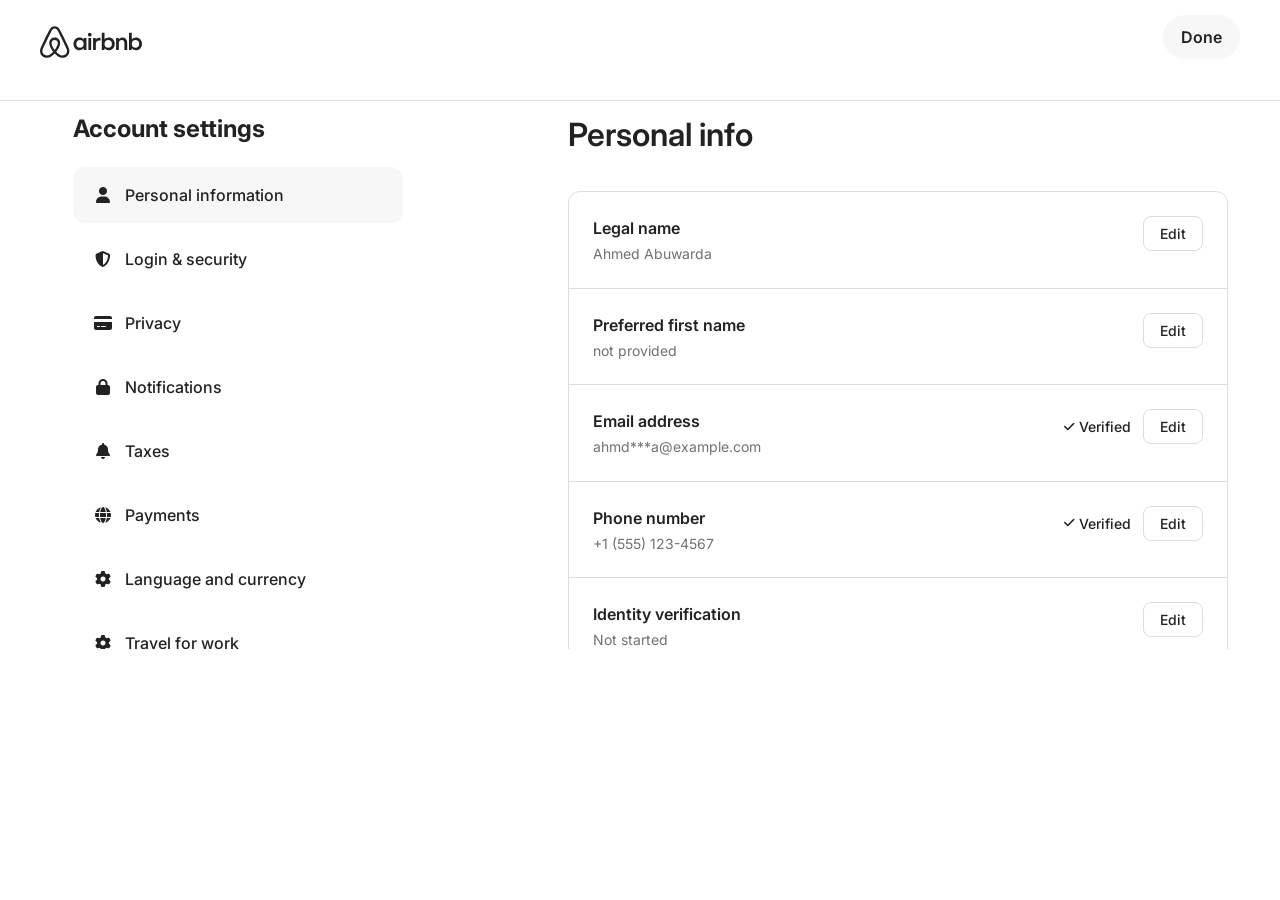
<file: settings1.html>
<!doctype html>
<html lang="en">
  <head>
    <meta charset="UTF-8" />
    <meta name="viewport" content="width=device-width, initial-scale=1.0" />
    <title>Account Settings - Airbnb</title>
    <link
      rel="stylesheet"
      href="https://cdnjs.cloudflare.com/ajax/libs/font-awesome/6.4.0/css/all.min.css"
    />
    <link rel="stylesheet" href="styles/base.css" />
    <link rel="stylesheet" href="styles/Pages/settings.css" />
  </head>
  <body>
    <header>
      <nav>
        <div
          id="logo"
          class="l10sdlqs atm_9s_glywfm atm_9s_1ulexfb__1v156lz dir dir-ltr"
        >
          <svg
            width="102"
            height="32"
            viewBox="0 0 3490 1080"
            style="display: block"
          >
            <path
              d="M1494.71 456.953C1458.28 412.178 1408.46 389.892 1349.68 389.892C1233.51 389.892 1146.18 481.906 1146.18 605.892C1146.18 729.877 1233.51 821.892 1349.68 821.892C1408.46 821.892 1458.28 799.605 1494.71 754.83L1500.95 810.195H1589.84V401.588H1500.95L1494.71 456.953ZM1369.18 736.895C1295.33 736.895 1242.08 683.41 1242.08 605.892C1242.08 528.373 1295.33 474.888 1369.18 474.888C1443.02 474.888 1495.49 529.153 1495.49 605.892C1495.49 682.63 1443.8 736.895 1369.18 736.895ZM1656.11 810.195H1750.46V401.588H1656.11V810.195ZM948.912 666.715C875.618 506.859 795.308 344.664 713.438 184.809C698.623 155.177 670.554 98.2527 645.603 67.8412C609.736 24.1733 556.715 0.779785 502.915 0.779785C449.115 0.779785 396.094 24.1733 360.227 67.8412C335.277 98.2527 307.207 155.177 292.392 184.809C210.522 344.664 130.212 506.859 56.9187 666.715C47.5621 687.769 24.9504 737.675 16.3736 760.289C6.2373 787.581 0.779297 817.213 0.779297 846.845C0.779297 975.509 101.362 1079.22 235.473 1079.22C346.193 1079.22 434.3 1008.26 502.915 934.18C571.53 1008.26 659.638 1079.22 770.357 1079.22C904.468 1079.22 1005.83 975.509 1005.83 846.845C1005.83 817.213 999.593 787.581 989.457 760.289C980.88 737.675 958.268 687.769 948.912 666.715ZM502.915 810.195C447.555 738.455 396.094 649.56 396.094 577.819C396.094 506.079 446.776 470.209 502.915 470.209C559.055 470.209 610.516 508.419 610.516 577.819C610.516 647.22 558.275 738.455 502.915 810.195ZM770.357 998.902C688.362 998.902 618.032 941.557 555.741 872.656C619.966 792.541 690.826 679.121 690.826 577.819C690.826 458.513 598.04 389.892 502.915 389.892C407.79 389.892 315.784 458.513 315.784 577.819C315.784 679.098 386.145 792.478 450.144 872.593C387.845 941.526 317.491 998.902 235.473 998.902C146.586 998.902 81.0898 931.061 81.0898 846.845C81.0898 826.57 84.2087 807.856 91.2261 788.361C98.2436 770.426 120.855 720.52 130.212 701.025C203.505 541.17 282.256 380.534 364.126 220.679C378.941 191.047 403.891 141.921 422.605 119.307C442.877 94.3538 470.947 81.0975 502.915 81.0975C534.883 81.0975 562.953 94.3538 583.226 119.307C601.939 141.921 626.89 191.047 641.704 220.679C723.574 380.534 802.325 541.17 875.618 701.025C884.975 720.52 907.587 770.426 914.604 788.361C921.622 807.856 925.52 826.57 925.52 846.845C925.52 931.061 859.244 998.902 770.357 998.902ZM3285.71 389.892C3226.91 389.892 3175.97 413.098 3139.91 456.953V226.917H3045.56V810.195H3134.45L3140.69 754.83C3177.12 799.605 3226.94 821.892 3285.71 821.892C3401.89 821.892 3489.22 729.877 3489.22 605.892C3489.22 481.906 3401.89 389.892 3285.71 389.892ZM3266.22 736.895C3191.6 736.895 3139.91 682.63 3139.91 605.892C3139.91 529.153 3191.6 474.888 3266.22 474.888C3340.85 474.888 3393.32 528.373 3393.32 605.892C3393.32 683.41 3340.07 736.895 3266.22 736.895ZM2827.24 389.892C2766.15 389.892 2723.56 418.182 2699.37 456.953L2693.13 401.588H2604.24V810.195H2698.59V573.921C2698.59 516.217 2741.47 474.888 2800.73 474.888C2856.87 474.888 2888.84 513.097 2888.84 578.599V810.195H2983.19V566.903C2983.19 457.733 2923.15 389.892 2827.24 389.892ZM1911.86 460.072L1905.62 401.588H1816.73V810.195H1911.08V604.332C1911.08 532.592 1954.74 486.585 2027.26 486.585C2042.85 486.585 2058.44 488.144 2070.92 492.043V401.588C2059.22 396.91 2044.41 395.35 2028.04 395.35C1978.58 395.35 1936.66 421.177 1911.86 460.072ZM2353.96 389.892C2295.15 389.892 2244.21 413.098 2208.15 456.953V226.917H2113.8V810.195H2202.69L2208.93 754.83C2245.36 799.605 2295.18 821.892 2353.96 821.892C2470.13 821.892 2557.46 729.877 2557.46 605.892C2557.46 481.906 2470.13 389.892 2353.96 389.892ZM2334.46 736.895C2259.84 736.895 2208.15 682.63 2208.15 605.892C2208.15 529.153 2259.84 474.888 2334.46 474.888C2409.09 474.888 2461.56 528.373 2461.56 605.892C2461.56 683.41 2408.31 736.895 2334.46 736.895ZM1703.28 226.917C1669.48 226.917 1642.08 254.326 1642.08 288.13C1642.08 321.934 1669.48 349.343 1703.28 349.343C1737.09 349.343 1764.49 321.934 1764.49 288.13C1764.49 254.326 1737.09 226.917 1703.28 226.917Z"
              fill="currentcolor"
            ></path>
          </svg>
        </div>

        <div class="nav-links">
          <a href="profile.html" class="done-btn">Done</a>
        </div>
      </nav>
    </header>
    <hr />

    <main>
      <div class="container">
        <div class="side">
          <h2>Account settings</h2>
          <div class="menu-item active" data-section="personal">
            <i class="fas fa-user"></i>
            <span>Personal information</span>
          </div>
          <div class="menu-item" data-section="login">
            <i class="fas fa-shield-alt"></i>
            <span>Login & security</span>
          </div>
          <div class="menu-item" data-section="privacy">
            <i class="fas fa-credit-card"></i>
            <span>Privacy</span>
          </div>
          <div class="menu-item" data-section="notifications">
            <i class="fas fa-lock"></i>
            <span>Notifications</span>
          </div>
          <div class="menu-item" data-section="taxes">
            <i class="fas fa-bell"></i>
            <span>Taxes</span>
          </div>
          <div class="menu-item" data-section="payments">
            <i class="fas fa-globe"></i>
            <span>Payments</span>
          </div>
          <div class="menu-item" data-section="language">
            <i class="fas fa-cog"></i>
            <span>Language and currency</span>
          </div>
          <div class="menu-item" data-section="travel">
            <i class="fas fa-cog"></i>
            <span>Travel for work</span>
          </div>
          <div class="menu-item" data-section="tools">
            <i class="fas fa-cog"></i>
            <span>Personal hosting tools</span>
          </div>
        </div>

        <div class="content">
          <!-- Personal Info Section -->
          <div id="personal" class="settings-section active">
            <div class="section-header">
              <h2>Personal info</h2>
            </div>

            <div class="setting-group">
              <div class="setting-item">
                <div class="setting-label">
                  <h3>Legal name</h3>
                  <p>Ahmed Abuwarda</p>
                </div>
                <div class="setting-value">
                  <button class="edit-btn">Edit</button>
                </div>
              </div>

              <div class="setting-item">
                <div class="setting-label">
                  <h3>Preferred first name</h3>
                  <p>not provided</p>
                </div>
                <div class="setting-value">
                  <button class="edit-btn">Edit</button>
                </div>
              </div>

              <div class="setting-item">
                <div class="setting-label">
                  <h3>Email address</h3>
                  <p>ahmd***a@example.com</p>
                </div>
                <div class="setting-value">
                  <span class="verified-badge"
                    ><i class="fas fa-check"></i> Verified</span
                  >
                  <button class="edit-btn">Edit</button>
                </div>
              </div>

              <div class="setting-item">
                <div class="setting-label">
                  <h3>Phone number</h3>
                  <p>+1 (555) 123-4567</p>
                </div>
                <div class="setting-value">
                  <span class="verified-badge"
                    ><i class="fas fa-check"></i> Verified</span
                  >
                  <button class="edit-btn">Edit</button>
                </div>
              </div>

              <div class="setting-item">
                <div class="setting-label">
                  <h3>Identity verification</h3>
                  <p>Not started</p>
                </div>
                <div class="setting-value">
                  <button class="edit-btn">Edit</button>
                </div>
              </div>

              <div class="setting-item">
                <div class="setting-label">
                  <h3>Residential address</h3>
                  <p>Not provided</p>
                </div>
                <div class="setting-value">
                  <button class="edit-btn">Edit</button>
                </div>
              </div>

              <div class="setting-item">
                <div class="setting-label">
                  <h3>Mailing address</h3>
                  <p>Not provided</p>
                </div>
                <div class="setting-value">
                  <button class="edit-btn">Edit</button>
                </div>
              </div>

              <div class="setting-item">
                <div class="setting-label">
                  <h3>Emergency contact</h3>
                  <p>Not provided</p>
                </div>
                <div class="setting-value">
                  <button class="edit-btn">Edit</button>
                </div>
              </div>

            </div>
          </div>

          <!-- Login & Security Section -->
          <div id="login" class="settings-section">
            <div class="section-header">
              <h2>Login & security</h2>
              <p>Manage your account security and login preferences.</p>
            </div>

            <div class="setting-group">
              <div class="setting-item">
                <div class="setting-label">
                  <h3>Password</h3>
                  <p>Last updated 3 months ago</p>
                </div>
                <div class="setting-value">
                  <span>••••••••</span>
                  <button class="edit-btn">Update</button>
                </div>
              </div>

              <div class="setting-item">
                <div class="setting-label">
                  <h3>Two-factor authentication</h3>
                  <p>Add an extra layer of security to your account.</p>
                </div>
                <div class="setting-value">
                  <span class="status-off">Off</span>
                  <button class="edit-btn">Enable</button>
                </div>
              </div>

              <div class="setting-item">
                <div class="setting-label">
                  <h3>Active sessions</h3>
                  <p>See where you're signed in.</p>
                </div>
                <div class="setting-value">
                  <span>1 active session</span>
                  <button class="edit-btn">View all</button>
                </div>
              </div>
            </div>
          </div>

          <!-- Payments Section -->
          <div id="payments" class="settings-section">
            <div class="section-header">
              <h2>Payments & payouts</h2>
              <p>Manage your payment methods and payout preferences.</p>
            </div>

            <div class="setting-group">
              <div class="setting-item">
                <div class="setting-label">
                  <h3>Payment methods</h3>
                  <p>Add or remove payment methods.</p>
                </div>
                <div class="setting-value">
                  <span>2 cards saved</span>
                  <button class="edit-btn">Manage</button>
                </div>
              </div>

              <div class="setting-item">
                <div class="setting-label">
                  <h3>Payout methods</h3>
                  <p>Set up your payout method for hosting earnings.</p>
                </div>
                <div class="setting-value">
                  <span>Not set up</span>
                  <button class="edit-btn">Set up</button>
                </div>
              </div>
            </div>
          </div>

          <!-- Privacy Section -->
          <div id="privacy" class="settings-section">
            <div class="section-header">
              <h2>Privacy & sharing</h2>
              <p>Control your privacy settings and data sharing preferences.</p>
            </div>

            <div class="setting-group">
              <div class="setting-item">
                <div class="setting-label">
                  <h3>Profile visibility</h3>
                  <p>Choose who can see your profile.</p>
                </div>
                <div class="setting-value">
                  <span>Public</span>
                  <button class="edit-btn">Change</button>
                </div>
              </div>

              <div class="setting-item">
                <div class="setting-label">
                  <h3>Data sharing</h3>
                  <p>Control how your data is used for personalization.</p>
                </div>
                <div class="setting-value">
                  <span>Enabled</span>
                  <button class="edit-btn">Manage</button>
                </div>
              </div>
            </div>
          </div>

          <!-- Notifications Section -->
          <div id="notifications" class="settings-section">
            <div class="section-header">
              <h2>Notifications</h2>
              <p>Choose how you want to be notified.</p>
            </div>

            <div class="setting-group">
              <div class="setting-item">
                <div class="setting-label">
                  <h3>Email notifications</h3>
                  <p>Receive updates about your bookings and account.</p>
                </div>
                <div class="setting-value">
                  <label class="toggle">
                    <input type="checkbox" checked />
                    <span class="toggle-slider"></span>
                  </label>
                </div>
              </div>

              <div class="setting-item">
                <div class="setting-label">
                  <h3>Push notifications</h3>
                  <p>Get notifications on your mobile device.</p>
                </div>
                <div class="setting-value">
                  <label class="toggle">
                    <input type="checkbox" checked />
                    <span class="toggle-slider"></span>
                  </label>
                </div>
              </div>
            </div>
          </div>

          <!-- Global Preferences Section -->
          <div id="global" class="settings-section">
            <div class="section-header">
              <h2>Global preferences</h2>
              <p>Set your language, currency, and timezone preferences.</p>
            </div>

            <div class="setting-group">
              <div class="setting-item">
                <div class="setting-label">
                  <h3>Language</h3>
                  <p>Choose your preferred language.</p>
                </div>
                <div class="setting-value">
                  <span>English</span>
                  <button class="edit-btn">Change</button>
                </div>
              </div>

              <div class="setting-item">
                <div class="setting-label">
                  <h3>Currency</h3>
                  <p>Choose your preferred currency.</p>
                </div>
                <div class="setting-value">
                  <span>USD ($)</span>
                  <button class="edit-btn">Change</button>
                </div>
              </div>
            </div>
          </div>

          <!-- Account Section -->
          <div id="account" class="settings-section">
            <div class="section-header">
              <h2>Account</h2>
              <p>Manage your account settings and data.</p>
            </div>

            <div class="setting-group">
              <div class="setting-item">
                <div class="setting-label">
                  <h3>Download your data</h3>
                  <p>Get a copy of your Airbnb data.</p>
                </div>
                <div class="setting-value">
                  <button class="edit-btn">Request data</button>
                </div>
              </div>

              <div class="setting-item danger">
                <div class="setting-label">
                  <h3>Deactivate account</h3>
                  <p>Temporarily disable your account.</p>
                </div>
                <div class="setting-value">
                  <button class="edit-btn danger">Deactivate</button>
                </div>
              </div>

              <div class="setting-item danger">
                <div class="setting-label">
                  <h3>Close account</h3>
                  <p>Permanently close your Airbnb account.</p>
                </div>
                <div class="setting-value">
                  <button class="edit-btn danger">Close account</button>
                </div>
              </div>
            </div>
          </div>
        </div>
      </div>
    </main>

    <script src="scripts/settings.js"></script>
  </body>
</html>
</file>
<file: styles/base.css>
:root {
  --primary-color: #ff385c;
  --text-color: #222222;
  --card-bg: #f7f7f7;
  --border-color: #e2e2e2;
  --bg-color: #ffffff;
  --shadow: 0 6px 16px rgba(0, 0, 0, 0.12);
  --secondary-text: #717171;
  --font-main: 'Circular', -apple-system, system-ui, sans-serif;
}
.dark {
  --primary-color: #ff385c;
  --text-color: #ffffff;
  --card-bg: #1e1e1e;
  --border-color: #dddddd;
  --bg-color: #222222;
  --shadow: 0 6px 16px rgba(0, 0, 0, 0.5);
  --secondary-text: #a0a0a0;
}

* {
  margin: 0;
  padding: 0;
  box-sizing: border-box;
}

body {
  font-family: var(--font-main);
  color: var(--text-color);
  line-height: 1.43;
  background-color: var(--bg-color);
}

.dropdown-menu {
  position: absolute;
  top: calc(100% + 10px);
  right: 0;
  min-width: 220px;
  background: var(--bg-color);
  border: 1px solid var(--border-color);
  border-radius: var(--radius-md);
  box-shadow: var(--shadow-lg);
  opacity: 0;
  transform: translateY(-8px) scale(0.97);
  pointer-events: none;
  transition:
    opacity 0.2s ease,
    transform 0.2s ease;
  z-index: 200;
}
.dropdown-menu.open {
  opacity: 1;
  transform: translateY(0) scale(1);
  pointer-events: auto;
}
.dropdown-group {
  padding: 8px 0;
}
.dropdown-item {
  display: block;
  padding: 10px 16px;
  font-size: 14px;
  color: var(--text-color);
  transition: background 0.15s ease;
}
.dropdown-item:hover {
  background: var(--bg-secondary);
}
.dropdown-divider {
  height: 1px;
  background: var(--border-color);
}

.theme-toggle {
  width: 40px;
  height: 40px;
  border-radius: 50%;
  display: flex;
  align-items: center;
  justify-content: center;
  color: var(--text-color);
  position: relative;
  transition: background 0.2s ease;
  border: none;
  background: none;
  cursor: pointer;
}
.theme-toggle:hover {
  background: var(--bg-secondary);
}


.icon-sun,
.icon-moon {
  position: absolute;
  transition:
    opacity 0.25s ease,
    transform 0.3s ease;
}
.icon-moon {
  opacity: 0;
  transform: rotate(-30deg) scale(0.8);
}
.icon-sun {
  opacity: 1;
  transform: rotate(0) scale(1);
}
.dark .icon-sun {
  opacity: 0;
  transform: rotate(30deg) scale(0.8);
}
.dark .icon-moon {
  opacity: 1;
  transform: rotate(0) scale(1);
}

footer {
  background-color: var(--card-bg);
  padding: 54px;
}
.pages-link {
  display: flex;
  justify-content: space-between;
  padding-bottom: 16px;
  border-bottom: 2px solid var(--border-color);
}
footer h6 {
  font-size: 16px;
  padding-bottom: 8px;
}
footer p {
  padding-bottom: 8px;
}
.footer a {
  cursor: pointer;
}
.global {
  display: flex;
  align-items: center;
  gap: 6px;
}
.bottom {
  display: flex;
  justify-content: space-between;
  padding-top: 20px;
}
.footer-icon {
  width: 15px;
  height: 15px;
}
.left-footer,
.right-footer {
  display: flex;
  gap: 16px;
  align-items: center;
}
.left-footer {
  font-weight: 500;
}

ul { list-style: none; }
a { text-decoration: none; color: inherit; }
button { cursor: pointer; border: none; background: none; font-family: inherit; }  
.right-footer a:hover {
  text-decoration: underline;
}
footer button {
  border: none;
  background: none;
  font-weight: 600;
  cursor: pointer;
  color: var(--text-color);
}
@media (max-width: 768px) {
  .host-btn,
  .user {
    display: none;
  }
  .search-btn {
    display: none;
  }
  .right {
    align-items: center;
  }

  .filter span {
    display: none;
  }
  .filter {
    align-items: center;
    justify-content: center;
    border-radius: 50%;
    margin-right: 6px;
    padding: 20px;
    width: 27px;
    height: 27px;
  }
  .icon {
    width: 20px;
    height: 20px;
  }

  .logo span {
    display: none;
  }
  .nav-links {
    flex-wrap: wrap;
    justify-content: center;
  }

  .link-main {
    width: 100%;
    text-align: center;
    border-right: none;
    padding-bottom: 4px;
  }
  .link-sub {
    border-right: 1px solid var(--border-color);
    font-size: 13px;
  }
  .nav-links li {
    border-right: none;
  }
  footer {
    padding: 32px 24px;
  }

  .pages-link {
    flex-direction: column;
    gap: 24px;
  }

  .bottom {
    flex-direction: column;
    gap: 16px;
    align-items: center;
    text-align: center;
  }

  .left-footer {
    flex-wrap: wrap;
    justify-content: center;
    gap: 12px;
  }
  nav {
    justify-content: center;
  }
}
</file>
<file: styles/Pages/profile.css>
@import url('https://fonts.googleapis.com/css2?family=Allura&family=Cabin:ital,wght@0,400..700;1,400..700&family=Inter:ital,opsz,wght@0,14..32,100..900;1,14..32,100..900&family=Jost:ital,wght@0,100..900;1,100..900&family=Lexend:wght@100..900&family=Nanum+Gothic+Coding&family=Noto+Sans+Arabic:wght@100..900&family=Noto+Sans+Duployan:wght@400;700&family=Nunito:ital,wght@0,200..1000;1,200..1000&family=Open+Sans:ital,wght@0,300..800;1,300..800&family=Outfit:wght@100..900&family=Poppins:ital,wght@0,100;0,200;0,300;0,400;0,500;0,600;0,700;0,800;0,900;1,100;1,200;1,300;1,400;1,500;1,600;1,700;1,800;1,900&family=Readex+Pro:wght@160..700&family=Roboto+Slab:wght@100..900&family=Roboto:ital,wght@0,100..900;1,100..900&family=Tajawal:wght@200;300;400;500;700;800;900&display=swap');
* {
    margin: 0;
    padding: 0;
    box-sizing: border-box;
}

body {
    font-family: Arial, sans-serif;
    width: 100%;
    height: 100vh;
}

:root {
    --primary-color: #FF385C;
    --secondary-color: #F2F2F2;

    

}



.name-log {
    width: 40px;
    height: 40px;
    border-radius: 50%;
    background-color: black;
    color: rgb(182, 179, 179);
    text-align: center;
    padding: 10px;
    font-size: 14px;
    font-weight: bold;
}


.container {
    max-width: 1200px;
    margin: 0 60px;
    padding: 40px 0;
    display: flex;
    gap: 40px;
    justify-content: space-around;
    position: relative;
    margin-bottom: 50px;

}

.side {
    width: 550px;
    padding-left: 65px;
}

.side::after {
    content: " ";
    display: block;
    height: 80vh;
    width: 2px;
    background-color: rgb(237, 233, 233);
    position: absolute;
    left: 485px;
    top: 0;
}

.side h2 {
    font-size: 35px;
    margin-bottom: 20px;
}

.side div {
    margin-bottom: 20px;
    background-color: var(--secondary-color);
    width: 300px;
    height: 54px;
    padding: 18px;
    border-radius: 17px;

}

.side div span {
    margin-right: 22px;
    font-size: 1rem;
    font-weight: bold;
}

.Name {
    width: 45px;
    height: 45px;
    border-radius: 50%;
    background-color: black;
    color: white;
    text-align: center;
    padding: 10px;
    font-weight: bold;
}

.content .top {
    display: flex;
    gap: 20px;
    margin-bottom: 22px;
}

.content .top h2 {
    font-size: 34px;
}

.content .top a {
    width: 57px;
    height: 29px;
    border: none;
    background-color: rgb(241, 239, 239);
    border-radius: 7px;
    color: black;
    text-decoration: none;
    text-align: center;
    padding-top: 7px;
    font-size: 14px;
    margin-top: 7px;

}

.content {
    padding-left: 151px;
}

.content .bottom {
    display: flex;
    gap: 50px;
    justify-content: space-between;
    margin-bottom: 33px;
}

.content .bottom .l-div {
    width: 338px;
    ;
    height: 218px;
    background-color: white;
    text-align: center;
    padding: 27px 0;
    /* box-shadow: 0 2px 5px rgba(0, 0, 0, 0.1); */
    box-shadow: 0px 2px 9px 1px rgba(0, 0, 0, 0.1);
    border-radius: 32px;
}

.content .bottom .l-div div {
    width: 96px;
    height: 96px;
    border-radius: 50%;
    background-color: black;
    color: white;
    text-align: center;
    padding: 31px;
    font-weight: bold;
    font-size: 32px;
    margin-left: 121px;

}

.content .bottom .l-div h3 {
    margin-top: 13px;
    font-size: 32px;
}

.content .bottom .l-div p {
    color: #7a7878;
}

.content .bottom .r-div {
    padding: 40px 0;
    width: 260px;


}

.content .bottom .r-div p {
    padding: 13px 0;
    color: #7a7878;
    font-size: 15px;
    margin-bottom: 22px;
}

.content .bottom .r-div a {
    border: none;
    padding: 14px;
    margin-top: 22px;
    color: white;
    border: none;
    background-color: #de3352;
    padding: 17px 37px;
    text-decoration: none;
    border-radius: 17px;

}

.review {
    display: flex;
    gap: 12px;
    margin-top: 40px;
    align-items: center;
    padding-left: 50px;
}

@media(max-width:790px) {
    .container {
        display: flex;
        flex-direction: column-reverse;
        align-items: center;
        align-content: center;
    }

    .side {
        margin-left: 50px;
        /* display: flex;
    flex-wrap: wrap; */
    }

    .content .bottom {
        flex-direction: column;
        margin-right: 180px;
    }

    /* .side div{

  height:200px;
  width:200px;
  border-radius: none;
  
}*/
}
footer{
  font-family: 'Poppins', sans-serif;
}
</file>
<file: styles/nav.css>
ul {
  list-style: none;
}
a {
  text-decoration: none;
  color: inherit;
}
nav {
  display: flex;
  justify-content: space-between;
  padding: 20px 24px;
  border-bottom: 1px solid var(--border-color);
  position: sticky;
  top: 0;
  z-index: 100;
  background-color: var(--bg-color);
}
.logo {
  display: flex;
  align-items: center;
  gap: 6px;
  font-size: 24px;
  font-weight: 700;
  color: var(--primary-color);
}

.logo a {
  display: flex;
  gap: 6px;
  align-items: center;
}
.logo img {
  width: 32px;
  height: 32px;
}
.nav-links {
  display: flex;
  align-items: center;
  gap: 16px;
  font-size: 16px;
  font-weight: 500;
  color: var(--text-color);
  padding: 8px 12px;
  border-radius: 24px;
  transition: background-color 0.2s ease;
  border: 1px solid var(--border-color);
  box-shadow: 0 3px 6px rgba(0, 0, 0, 0.06);
}
.nav-links:hover {
  box-shadow: var(--shadow);
}
.nav-links li {
  padding: 0 12px;
  border-right: 1px solid var(--border-color);
}

.search-btn {
  border-radius: 50%;
  background-color: var(--primary-color);
  border: none;
  padding: 4px;
}
.icon {
  width: 22px;
  height: 20px;
}
.filter {
  display: flex;
  align-items: center;
  gap: 8px;
  padding: 8px 16px;
  border-radius: 24px;
  border: 1px solid var(--border-color);
  background-color: var(--bg-color);
  font-weight: bold;
}
.filter:hover {
  border: 1px solid var(--text-color);
  background-color: var(--card-bg);
}
.host-btn {
  padding: 8px 16px;
  background-color: var(--bg-color);
  border: none;
  border-radius: 24px;
  font-weight: bold;
}
.host-btn:hover {
  background-color: var(--card-bg);
}
.btn {
  border-radius: 50%;
  background-color: var(--border-color);
  border: none;
  padding: 8px;
}
.btn:hover {
  background-color: #b9b9b9;
}

.filter,
.host-btn,
.btn,
.search-btn {
  cursor: pointer;
}
.filter,
.host-btn {
  color: var(--text-color);
}
.right {
  display: flex;
  gap: 16px;
}
.left {
  display: flex;
  gap: 6px;
  align-items: center;
}
</file>
<file: styles/Pages/profile2.css>
@import url('https://fonts.googleapis.com/css2?family=Allura&family=Cabin:ital,wght@0,400..700;1,400..700&family=Inter:ital,opsz,wght@0,14..32,100..900;1,14..32,100..900&family=Jost:ital,wght@0,100..900;1,100..900&family=Lexend:wght@100..900&family=Nanum+Gothic+Coding&family=Noto+Sans+Arabic:wght@100..900&family=Noto+Sans+Duployan:wght@400;700&family=Nunito:ital,wght@0,200..1000;1,200..1000&family=Open+Sans:ital,wght@0,300..800;1,300..800&family=Outfit:wght@100..900&family=Poppins:ital,wght@0,100;0,200;0,300;0,400;0,500;0,600;0,700;0,800;0,900;1,100;1,200;1,300;1,400;1,500;1,600;1,700;1,800;1,900&family=Readex+Pro:wght@160..700&family=Roboto+Slab:wght@100..900&family=Roboto:ital,wght@0,100..900;1,100..900&family=Tajawal:wght@200;300;400;500;700;800;900&display=swap');



:root {
    --primary-color: #FF385C;
    --secondary-color: #F2F2F2;
    --main-color: #6A6A6A;

}


.name-log {
    width: 40px;
    height: 40px;
    border-radius: 50%;
    background-color: black;
    color: rgb(182, 179, 179);
    text-align: center;
    padding: 10px;
    font-size: 14px;
    font-weight: bold;
}

.profile-container {
    display: flex;
    justify-content: space-between;
     min-height: 100vh;
    max-width: 100%;
    padding: 30px 60px 40px 100px;
    margin: 0 auto;
    position: relative;


}

.profile-img {
    width: 30%;
    display: flex;
    flex-direction: column;
    align-items: center;
    gap: 20px;
    margin-top: 40px;
    position: relative;

}

.img-log {
    width: 200px;
    height: 200px;
    border-radius: 50%;
    background-color: #0c0c0c;
    text-align: center;
    padding: 16px 40px;
    font-size: 8rem;
    color: #fff;
}

.edit-img {
    display: flex;
    gap: 10px;
    border-radius: 24px;
    background-color: #fff;
    position: absolute;
    top:20%;
    width: 43%;
    height: 36px;
    text-align: center;
    justify-content: center;
    align-items: center;
     box-shadow:0 6px 16px rgba(0,0,0,0.12);
}

.profile-content {
    padding: 30px 22px;
    margin-left: 90px;
     
}

.profile-content p {
    padding: 10px 212px 10px 0px;
    line-height: 22px;
    color: var(--main-color);
}
.profile-content p a{
    color:var(--main-color);
    font-weight: 500;
    font-size: 18px;
}

.profile-content .div-bottom {
    display: flex;
    width: 80%;
    margin-top: 30px;

}

.l-div-col {
    flex: 1;
}

.l-div-row {
    width: 450px;
    display: flex;
    gap: 10px;
    margin-bottom: 40px;
    position: relative;
}

.l-div-row span {
    font-size: 16px;
    color: var(--main-color);
}

.l-div-row ::after {
    content: "";
    width: 350px;
    height: 1px;
    background-color: #3e3e3e17;
    position: absolute;
    left: 0;
    bottom: -27px;
}

.l-div-row:hover {
    width: 350px;
    height: 70px;
    border: none;
    background-color: rgb(241, 239, 239);
    border-radius: 10px;
    text-align: center;
    padding: 20px 13px;
}

.About {
    margin-bottom: 30px;
}

.About h2 {
    font-size: 28px;
}

/* .intro {
    width: 600px;
    height: 90px;
    border: 1px dotted #848484;
    border-radius: 20px;
    text-align: left;
    padding: 8px 14px;
    margin-top: 25px;
    position: relative;
} */
 .intro{
    position: relative;
 }
.intro input{
    width: 600px;
    height: 95px;
    border: 1px dotted #848484;
    border-radius: 20px;
    text-align: left;
    padding: 0px 14px;
    margin-top: 20px;
    outline:none;
    position: relative;

}
.intro input::placeholder{
    color: var(--main-color);
    font-size: 17px;
    font-weight: 500;
     position: absolute;
     left:18px;
     top: 20px;
     font-family: sans-serif;
}

.intro button {
    border: none;
    background-color: white;
    font-size: 16px;
    text-decoration: underline;
    font-weight: bold;
    position: absolute;
    left:18px;
    bottom: 10px;

}

.intro::after {
    content: "";
    width: 680px;
    height: 1px;
    background-color: #3e3e3e17;
    position: absolute;
    left: 0;
    bottom: -27px;

}

.myIntersed {
    margin-top: 30px;
    width: 100%;

}

.add {
    border: 2px dotted #918f91f0;
    width: 84px;
    height: 40px;
    display: inline-block;
    border-radius: 31px;
    text-align: center;
    color: var(--main-color);
    font-size: 24px;
    margin-bottom: 22px;
    margin-right: 12px;

}

.myIntersed button {
    border: none;
    width: 166px;
    height: 50px;
    border-radius: 13px;
    font-size: 17px;
    font-weight: 500;
    margin-bottom: 22px;

}

.save-btn {
    background-color: #000;
    color: white;
    border: none;
    text-align: center;
    padding: 10px 20px;
    font-size: 16px;
    border-radius: 8px;
    cursor: pointer;
    position: absolute;
    right: 33%;
    margin-top: 22px;
    text-decoration: none;
    margin-bottom: 22px;
}


@media(max-width:790px) {
    .profile-container {
        flex-direction: column;
        align-items: center;
        justify-content: center;
        position: absolute;
        top:17%;
       
    }

    .edit-img {
        top: 90%;
        width: 90%;
        height: 36px;

    }
    .profile-content {
        padding: 30px 0;
        margin-right: 200px;
        width: 100%;
        text-align: left;
        margin-top:33px;
       
    }
    
    .profile-content p {
        padding: 10px 60px 10px 0px;
    }

    .profile-content .div-bottom {
        display: flex;
        flex-direction: column;
        width: 50%;
        margin-top: 30px;
         

    }

    .intro input {
        width: 300px;
        height: 90px;
        padding-left: 10px;

    }
    .save-btn{
     padding: 14px 134px;
      right: 27%; 
      margin-bottom: 60px;  

}
}
</file>
<file: styles/Pages/search.css>
.card {
  background-color: var(--bg-color);
  border-radius: 12px;
  width: 350px;
}
h2 {
  padding-bottom: 20px;
}
.slider {
  position: relative;
  overflow: hidden;
}
.slide {
  width: 350px;
  height: 330px;
  border-radius: 12px;
  object-fit: cover;
  flex-shrink: 0;
}
.slides {
  display: flex;
}
.slider-btn {
  position: absolute;
  top: 50%;
  transform: translateY(-50%);
  background-color: rgba(255, 255, 255, 0.9);
  border: none;
  color: black;
  padding: 8px 12px;
  border-radius: 50%;
  cursor: pointer;
  font-size: 18px;
  font-weight: bold;
}

.favorite {
  position: absolute;
  top: 4%;
  left: 90%;
  border: none;
  cursor: pointer;
  background: none;
  font-size: 30px;
  color: white;
}

.prev {
  left: 10px;
}

.next {
  right: 10px;
}
.slider-btn {
  opacity: 0;
  transition: 0.2s;
}

.slider:hover .slider-btn {
  opacity: 1;
}
.title {
  display: flex;
  justify-content: space-between;
  align-items: flex-start;
  gap: 8px;
  color: var(--text-color);
}

.title h3 {
  font-size: 15px;
  font-weight: 600;
  white-space: nowrap;
  overflow: hidden;
  text-overflow: ellipsis;
}

.title span {
  font-size: 14px;
  flex-shrink: 0;
}
.card-info {
  color: var(--secondary-text);
}
strong {
  color: var(--text-color);
  text-decoration: underline;
}

.popular-destinations {
  padding: 24px;
  display: flex;
}
.container {
  display: flex;
  flex-wrap: wrap;
  gap: 16px;
}
.right-section {
  flex: 2;
}

.togglefav {
  display: none;
  position: fixed;
  bottom: 80px;
  left: 50%;
  background-color: var(--secondary-text);
  color: var(--bg-color);
  padding: 12px 24px;
  border-radius: 24px;
  transform: translateX(-50%);
  z-index: 1000;
  font-weight: 400px;
}
.map {
  flex: 1;
  position: sticky;
  top: 110px;
  height: calc(100vh - 110px);
}
.map-img {
  object-fit: cover;
  border-radius: 16px;
}
.pin {
  position: absolute;
  background-color: var(--bg-color);
  color: var(--text-color);
  padding: 6px 10px;
  border-radius: 24px;
  font-size: 13px;
  font-weight: 600;
  cursor: pointer;
  transition: transform 0.2s ease;
}

.pin:hover {
  transform: scale(1.1);
  background-color: var(--primary-color);
}
.card.highlight {
  box-shadow: 0 3px 6px rgba(0, 0, 0, 0.3);
  transform: scale(1.02);
  transition:
    transform 0.2s ease,
    box-shadow 0.2s ease;
}
ul input {
  border: none;
  background: none;
  border-radius: 40px;
  padding: 8px 16px;
  display: flex;
  align-items: center;
  gap: 15px;
  display: none;
}
input:focus {
  outline: none;
  color: var(--text-color);
}


@media (max-width: 768px) {
  .popular-destinations {
    flex-direction: column-reverse;
  }
  .map {
    top: 0;
    height: 300px;
    width: 100%;
    position: relative;
    overflow: hidden;
  }
  .map-img {
    width: 100%;
    height: 100%;
  }
  .pin {
    font-size: 11px;
    padding: 4px 8px;
  }
}
</file>
<file: styles/Pages/settings.css>
@import url('https://fonts.googleapis.com/css2?family=Allura&family=Cabin:ital,wght@0,400..700;1,400..700&family=Inter:ital,opsz,wght@0,14..32,100..900;1,14..32,100..900&family=Jost:ital,wght@0,100..900;1,100..900&family=Lexend:wght@100..900&family=Nanum+Gothic+Coding&family=Noto+Sans+Arabic:wght@100..900&family=Noto+Sans+Duployan:wght@400;700&family=Nunito:ital,wght@0,200..1000;1,200..1000&family=Open+Sans:ital,wght@0,300..800;1,300..800&family=Outfit:wght@100..900&family=Poppins:ital,wght@0,100;0,200;0,300;0,400;0,500;0,600;0,700;0,800;0,900;1,100;1,200;1,300;1,400;1,500;1,600;1,700;1,800;1,900&family=Readex+Pro:wght@160..700&family=Roboto+Slab:wght@100..900&family=Roboto:ital,wght@0,100..900;1,100..900&family=Tajawal:wght@200;300;400;500;700;800;900&display=swap');

* {
    margin: 0;
    padding: 0;
    box-sizing: border-box;
}

body {
    font-family: 'Inter', -apple-system, BlinkMacSystemFont, 'Segoe UI', Roboto, sans-serif;
    line-height: 1.5;
    color: #222222;
    background-color: #ffffff;
}

:root {
    --primary-color: #F7F7F7;
    --secondary-color: #F2F2F2;
    --text-color: #222222;
    --text-muted: #717171;
    --border-color: #DDDDDD;
    --success-color: #00A699;
    --danger-color: #FF5A5F;
    --warning-color: #FFB400;
}

header {
    width: 100%;
    padding: 15px 20px;
    height: 100px;
}

nav {
    display: flex;
    justify-content: space-between;
    padding: 0 20px;
    align-items: center;
}

nav #logo {
    color: var(--text-color);
    padding-top: 10px;
}

.menu {
    width: 40px;
    height: 40px;
    border-radius: 50%;
    background-color: rgb(237, 233, 233);
    color: rgb(20, 20, 20);
    text-align: center;
    padding: 10px 5px;
}

.done-btn {
    display: inline-flex;
    align-items: center;
    justify-content: center;
    padding: 10px 18px;
    border-radius: 999px;
    background-color: var(--primary-color);
    color: var(--text-color);
    text-decoration: none;
    font-weight: 600;
    transition: transform 0.2s ease, background-color 0.2s ease;
}

.done-btn:hover {
    background-color: var(--secondary-color);
    transform: translateY(-1px);
}

.container {
    margin-top: 10px;
    max-width: 100%;
    height: 538px;
    display: flex;
    gap: 20px;
    justify-content: space-around;
    position: relative;
}

.side {
    width: 350px;
    padding-left: 20px;
    overflow: scroll;
}

.side h2 {
    font-size: 24px;
    margin-bottom: 20px;
    color: var(--text-color);
}

.menu-item {
    display: flex;
    align-items: center;
    gap: 12px;
    padding: 16px 20px;
    margin-bottom: 8px;
    border-radius: 12px;
    cursor: pointer;
    transition: background-color 0.2s ease;
}

.menu-item:hover {
    background-color: var(--secondary-color);
}

.menu-item.active {
    background-color: var(--primary-color);
    color: var(--text-color);
}

.menu-item i {
    width: 20px;
    text-align: center;
}

.menu-item span {
    font-weight: 500;
}

.content {
    flex: 1;
    padding-left: 40px;
    max-width: 700px;
    overflow: scroll;
}

.settings-section {
    display: none;
}

.settings-section.active {
    display: block;
}

.section-header {
    margin-bottom: 32px;
}

.section-header h2 {
    font-size: 32px;
    font-weight: 600;
    margin-bottom: 8px;
    color: var(--text-color);
}

.section-header p {
    color: var(--text-muted);
    font-size: 16px;
}

.setting-group {
    border: 1px solid var(--border-color);
    border-radius: 12px;
    overflow: hidden;
}

.setting-item {
    display: flex;
    justify-content: space-between;
    align-items: flex-start;
    padding: 24px;
    border-bottom: 1px solid var(--border-color);
    transition: background-color 0.2s ease;
}

.setting-item:last-child {
    border-bottom: none;
}

.setting-item:hover {
    background-color: #FAFAFA;
}

.setting-item.danger:hover {
    background-color: #FFF5F5;
}

.setting-label h3 {
    font-size: 16px;
    font-weight: 600;
    margin-bottom: 4px;
    color: var(--text-color);
}

.setting-label p {
    color: var(--text-muted);
    font-size: 14px;
    line-height: 1.4;
}

.setting-value {
    display: flex;
    align-items: center;
    gap: 12px;
    min-width: 120px;
    justify-content: flex-end;
}

.setting-value span {
    font-weight: 500;
    color: var(--text-color);
}

.verified-badge {
    display: flex;
    align-items: center;
    gap: 4px;
    color: var(--success-color);
    font-size: 14px;
    font-weight: 500;
}

.verified-badge i {
    font-size: 12px;
}

.edit-btn {
    background-color: white;
    border: 1px solid var(--border-color);
    border-radius: 8px;
    padding: 8px 16px;
    font-size: 14px;
    font-weight: 500;
    cursor: pointer;
    transition: all 0.2s ease;
    color: var(--text-color);
}

.edit-btn:hover {
    border-color: var(--text-color);
    background-color: var(--text-color);
    color: white;
}

.edit-btn.danger {
    border-color: var(--danger-color);
    color: var(--danger-color);
}

.edit-btn.danger:hover {
    background-color: var(--danger-color);
    color: white;
}

.status-off {
    color: var(--text-muted);
    font-weight: 500;
}

/* Toggle Switch */
.toggle {
    position: relative;
    display: inline-block;
    width: 44px;
    height: 24px;
}

.toggle input {
    opacity: 0;
    width: 0;
    height: 0;
}

.toggle-slider {
    position: absolute;
    cursor: pointer;
    top: 0;
    left: 0;
    right: 0;
    bottom: 0;
    background-color: var(--border-color);
    transition: 0.3s;
    border-radius: 24px;
}

.toggle-slider:before {
    position: absolute;
    content: "";
    height: 18px;
    width: 18px;
    left: 3px;
    bottom: 3px;
    background-color: white;
    transition: 0.3s;
    border-radius: 50%;
}

.toggle input:checked + .toggle-slider {
    background-color: var(--primary-color);
}

.toggle input:checked + .toggle-slider:before {
    transform: translateX(20px);
}

/* Footer
footer {
    background-color: #F7F7F7;
    padding: 48px 60px;
    margin-top: 80px;
} */

.pages-link {
    display: flex;
    justify-content: space-between;
    max-width: 1200px;
    margin: 0 auto;
}

.links {
    flex: 1;
}

.links h6 {
    font-size: 12px;
    font-weight: 600;
    text-transform: uppercase;
    color: var(--text-color);
    margin-bottom: 16px;
    letter-spacing: 0.5px;
}

.links p {
    font-size: 14px;
    color: var(--text-muted);
    margin-bottom: 12px;
    cursor: pointer;
    transition: color 0.2s ease;
}

.links p:hover {
    color: var(--text-color);
}

/* Responsive Design */
@media (max-width: 768px) {
    .container {
        flex-direction: column;
        margin: 0 20px;
        gap: 20px;
    }

    .side {
        width: 100%;
        padding-left: 0;
        order: 2;
    }

    .content {
        padding-left: 0;
        order: 1;
    }

    .setting-item {
        flex-direction: column;
        align-items: flex-start;
        gap: 16px;
    }

    .setting-value {
        justify-content: flex-start;
        width: 100%;
    }

    .pages-link {
        flex-direction: column;
        gap: 32px;
    }
}

hr {
    border: none;
    border-top: 1px solid var(--border-color);
    margin: 0;
}
</file>
